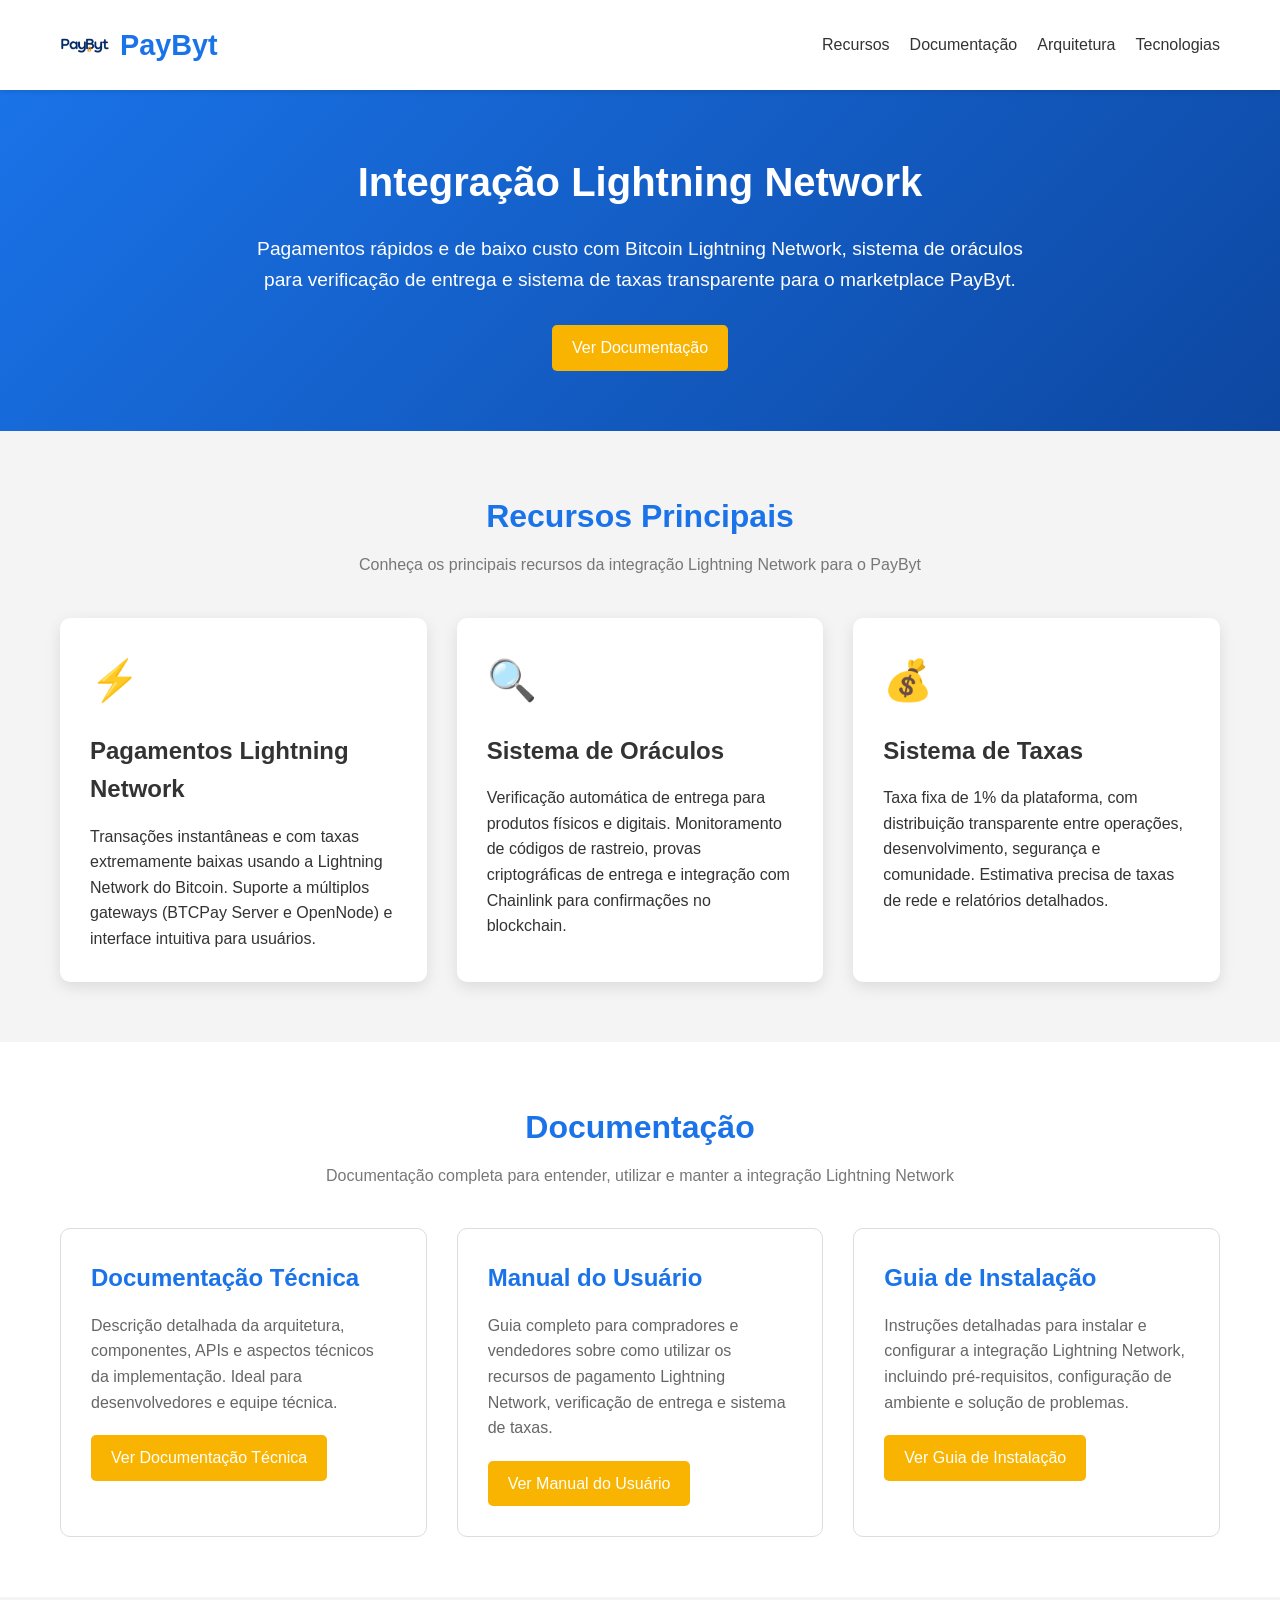
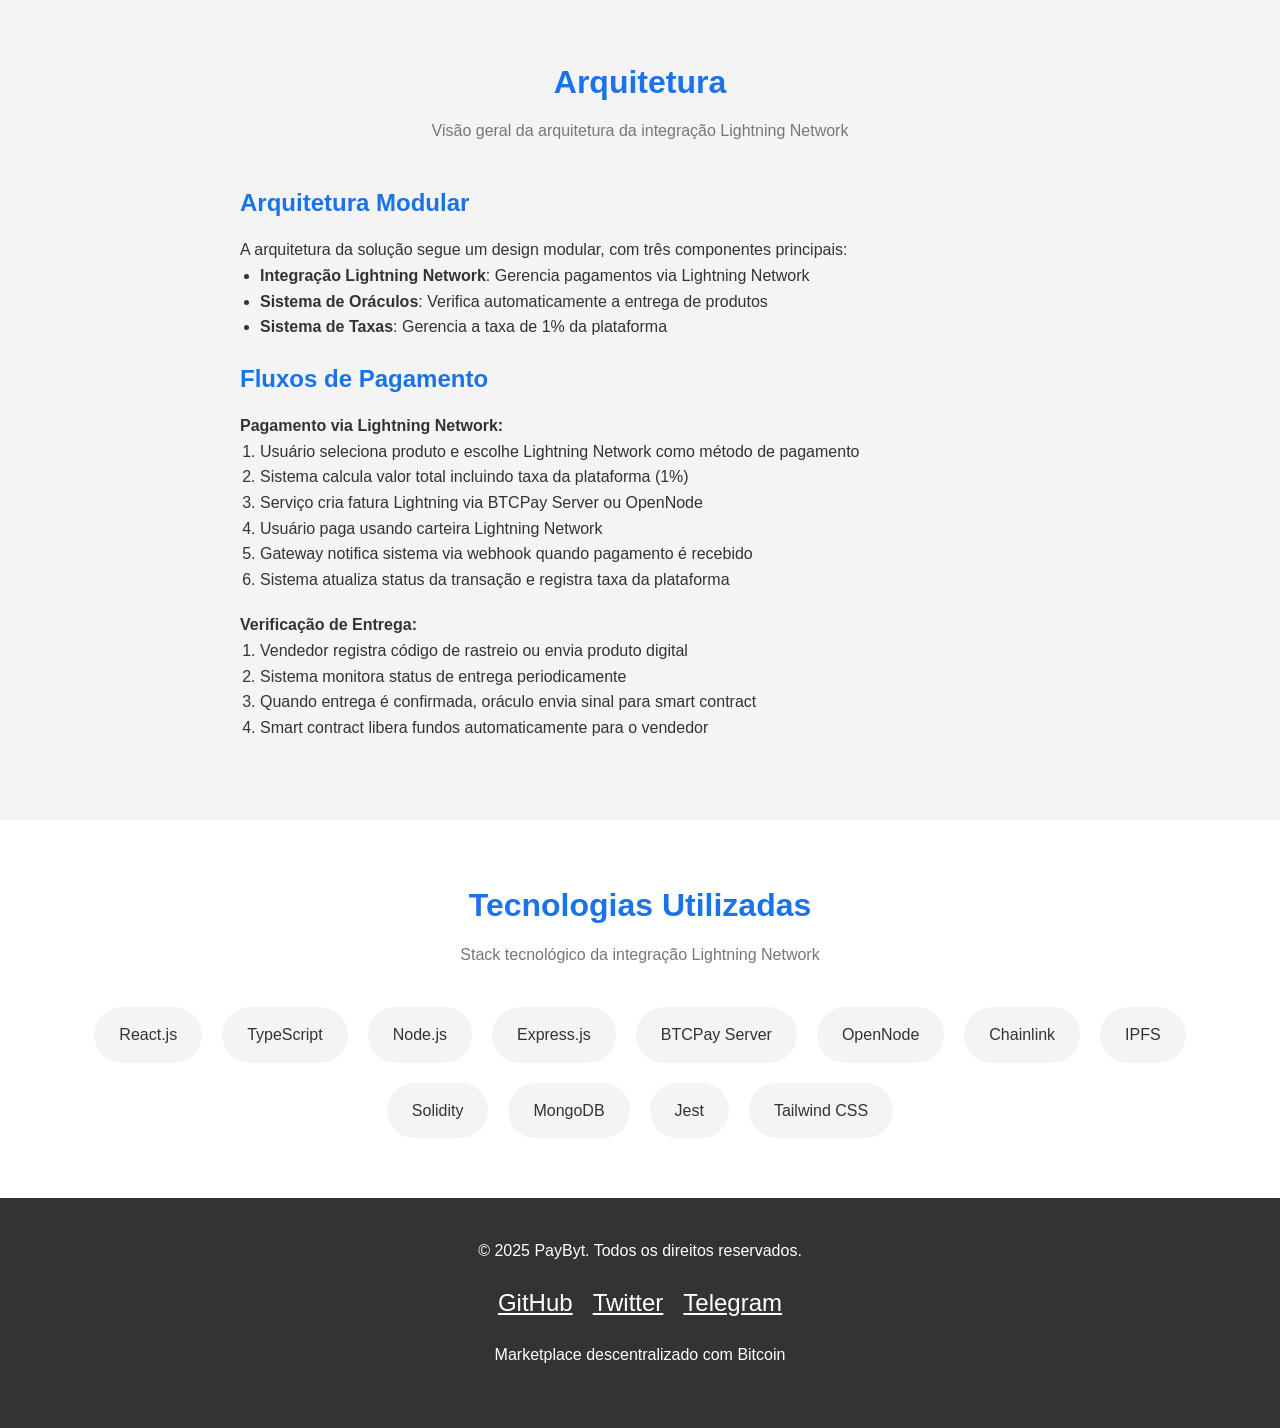
<file: p2p/index.html>
<!DOCTYPE html>
<html lang="pt-BR">
<head>
    <meta charset="UTF-8">
    <meta name="viewport" content="width=device-width, initial-scale=1.0">
    <title>PayByt - Integração Lightning Network</title>
    <style>
        :root {
            --primary-color: #1a73e8;
            --secondary-color: #f8b400;
            --dark-color: #333;
            --light-color: #f4f4f4;
            --success-color: #28a745;
            --warning-color: #ffc107;
            --danger-color: #dc3545;
        }
        
        * {
            box-sizing: border-box;
            margin: 0;
            padding: 0;
        }
        
        body {
            font-family: 'Segoe UI', Tahoma, Geneva, Verdana, sans-serif;
            line-height: 1.6;
            color: var(--dark-color);
            background-color: var(--light-color);
        }
        
        .container {
            max-width: 1200px;
            margin: 0 auto;
            padding: 0 20px;
        }
        
        header {
            background-color: #fff;
            box-shadow: 0 2px 5px rgba(0, 0, 0, 0.1);
            padding: 20px 0;
            position: sticky;
            top: 0;
            z-index: 100;
        }
        
        .header-content {
            display: flex;
            justify-content: space-between;
            align-items: center;
        }
        
        .logo {
            display: flex;
            align-items: center;
        }
        
        .logo img {
            height: 50px;
            margin-right: 10px;
        }
        
        .logo h1 {
            font-size: 1.8rem;
            color: var(--primary-color);
        }
        
        nav ul {
            display: flex;
            list-style: none;
        }
        
        nav ul li {
            margin-left: 20px;
        }
        
        nav ul li a {
            text-decoration: none;
            color: var(--dark-color);
            font-weight: 500;
            transition: color 0.3s;
        }
        
        nav ul li a:hover {
            color: var(--primary-color);
        }
        
        .hero {
            background: linear-gradient(135deg, var(--primary-color), #0d47a1);
            color: #fff;
            padding: 60px 0;
            text-align: center;
        }
        
        .hero h2 {
            font-size: 2.5rem;
            margin-bottom: 20px;
        }
        
        .hero p {
            font-size: 1.2rem;
            max-width: 800px;
            margin: 0 auto 30px;
        }
        
        .btn {
            display: inline-block;
            background: var(--secondary-color);
            color: #fff;
            padding: 10px 20px;
            border: none;
            border-radius: 5px;
            cursor: pointer;
            text-decoration: none;
            font-size: 1rem;
            font-weight: 500;
            transition: opacity 0.3s;
        }
        
        .btn:hover {
            opacity: 0.9;
        }
        
        .features {
            padding: 60px 0;
        }
        
        .section-title {
            text-align: center;
            margin-bottom: 40px;
        }
        
        .section-title h2 {
            font-size: 2rem;
            color: var(--primary-color);
            margin-bottom: 10px;
        }
        
        .section-title p {
            color: #777;
        }
        
        .feature-grid {
            display: grid;
            grid-template-columns: repeat(auto-fit, minmax(300px, 1fr));
            gap: 30px;
        }
        
        .feature-card {
            background: #fff;
            border-radius: 10px;
            box-shadow: 0 5px 15px rgba(0, 0, 0, 0.1);
            padding: 30px;
            transition: transform 0.3s;
        }
        
        .feature-card:hover {
            transform: translateY(-5px);
        }
        
        .feature-icon {
            font-size: 2.5rem;
            color: var(--primary-color);
            margin-bottom: 20px;
        }
        
        .feature-card h3 {
            font-size: 1.5rem;
            margin-bottom: 15px;
            color: var(--dark-color);
        }
        
        .documentation {
            padding: 60px 0;
            background-color: #fff;
        }
        
        .doc-grid {
            display: grid;
            grid-template-columns: repeat(auto-fit, minmax(300px, 1fr));
            gap: 30px;
        }
        
        .doc-card {
            border: 1px solid #ddd;
            border-radius: 10px;
            padding: 30px;
            transition: box-shadow 0.3s;
        }
        
        .doc-card:hover {
            box-shadow: 0 5px 15px rgba(0, 0, 0, 0.1);
        }
        
        .doc-card h3 {
            font-size: 1.5rem;
            margin-bottom: 15px;
            color: var(--primary-color);
        }
        
        .doc-card p {
            margin-bottom: 20px;
            color: #666;
        }
        
        .architecture {
            padding: 60px 0;
        }
        
        .arch-image {
            max-width: 100%;
            height: auto;
            display: block;
            margin: 0 auto 30px;
            border-radius: 10px;
            box-shadow: 0 5px 15px rgba(0, 0, 0, 0.1);
        }
        
        .arch-description {
            max-width: 800px;
            margin: 0 auto;
        }
        
        .arch-description h3 {
            font-size: 1.5rem;
            margin-bottom: 15px;
            color: var(--primary-color);
        }
        
        .tech-stack {
            padding: 60px 0;
            background-color: #fff;
        }
        
        .tech-list {
            display: flex;
            flex-wrap: wrap;
            justify-content: center;
            gap: 20px;
            margin-top: 30px;
        }
        
        .tech-item {
            background-color: var(--light-color);
            padding: 15px 25px;
            border-radius: 30px;
            font-weight: 500;
            color: var(--dark-color);
        }
        
        footer {
            background-color: var(--dark-color);
            color: #fff;
            padding: 40px 0;
            text-align: center;
        }
        
        .footer-content {
            max-width: 800px;
            margin: 0 auto;
        }
        
        .footer-content p {
            margin-bottom: 20px;
        }
        
        .social-links {
            display: flex;
            justify-content: center;
            gap: 20px;
            margin-bottom: 20px;
        }
        
        .social-links a {
            color: #fff;
            font-size: 1.5rem;
            transition: color 0.3s;
        }
        
        .social-links a:hover {
            color: var(--secondary-color);
        }
        
        @media (max-width: 768px) {
            .header-content {
                flex-direction: column;
            }
            
            nav ul {
                margin-top: 20px;
            }
            
            .hero h2 {
                font-size: 2rem;
            }
            
            .feature-grid, .doc-grid {
                grid-template-columns: 1fr;
            }
        }
    </style>
</head>
<body>
    <header>
        <div class="container header-content">
            <div class="logo">
                <img src="logo.png" alt="PayByt Logo">
                <h1>PayByt</h1>
            </div>
            <nav>
                <ul>
                    <li><a href="#features">Recursos</a></li>
                    <li><a href="#documentation">Documentação</a></li>
                    <li><a href="#architecture">Arquitetura</a></li>
                    <li><a href="#tech-stack">Tecnologias</a></li>
                </ul>
            </nav>
        </div>
    </header>
    
    <section class="hero">
        <div class="container">
            <h2>Integração Lightning Network</h2>
            <p>Pagamentos rápidos e de baixo custo com Bitcoin Lightning Network, sistema de oráculos para verificação de entrega e sistema de taxas transparente para o marketplace PayByt.</p>
            <a href="#documentation" class="btn">Ver Documentação</a>
        </div>
    </section>
    
    <section id="features" class="features">
        <div class="container">
            <div class="section-title">
                <h2>Recursos Principais</h2>
                <p>Conheça os principais recursos da integração Lightning Network para o PayByt</p>
            </div>
            <div class="feature-grid">
                <div class="feature-card">
                    <div class="feature-icon">⚡</div>
                    <h3>Pagamentos Lightning Network</h3>
                    <p>Transações instantâneas e com taxas extremamente baixas usando a Lightning Network do Bitcoin. Suporte a múltiplos gateways (BTCPay Server e OpenNode) e interface intuitiva para usuários.</p>
                </div>
                <div class="feature-card">
                    <div class="feature-icon">🔍</div>
                    <h3>Sistema de Oráculos</h3>
                    <p>Verificação automática de entrega para produtos físicos e digitais. Monitoramento de códigos de rastreio, provas criptográficas de entrega e integração com Chainlink para confirmações no blockchain.</p>
                </div>
                <div class="feature-card">
                    <div class="feature-icon">💰</div>
                    <h3>Sistema de Taxas</h3>
                    <p>Taxa fixa de 1% da plataforma, com distribuição transparente entre operações, desenvolvimento, segurança e comunidade. Estimativa precisa de taxas de rede e relatórios detalhados.</p>
                </div>
            </div>
        </div>
    </section>
    
    <section id="documentation" class="documentation">
        <div class="container">
            <div class="section-title">
                <h2>Documentação</h2>
                <p>Documentação completa para entender, utilizar e manter a integração Lightning Network</p>
            </div>
            <div class="doc-grid">
                <div class="doc-card">
                    <h3>Documentação Técnica</h3>
                    <p>Descrição detalhada da arquitetura, componentes, APIs e aspectos técnicos da implementação. Ideal para desenvolvedores e equipe técnica.</p>
                    <a href="documentacao_tecnica.html" class="btn">Ver Documentação Técnica</a>
                </div>
                <div class="doc-card">
                    <h3>Manual do Usuário</h3>
                    <p>Guia completo para compradores e vendedores sobre como utilizar os recursos de pagamento Lightning Network, verificação de entrega e sistema de taxas.</p>
                    <a href="manual_usuario.html" class="btn">Ver Manual do Usuário</a>
                </div>
                <div class="doc-card">
                    <h3>Guia de Instalação</h3>
                    <p>Instruções detalhadas para instalar e configurar a integração Lightning Network, incluindo pré-requisitos, configuração de ambiente e solução de problemas.</p>
                    <a href="guia_instalacao.html" class="btn">Ver Guia de Instalação</a>
                </div>
            </div>
        </div>
    </section>
    
    <section id="architecture" class="architecture">
        <div class="container">
            <div class="section-title">
                <h2>Arquitetura</h2>
                <p>Visão geral da arquitetura da integração Lightning Network</p>
            </div>
            <div class="arch-description">
                <h3>Arquitetura Modular</h3>
                <p>A arquitetura da solução segue um design modular, com três componentes principais:</p>
                <ul style="margin-left: 20px; margin-bottom: 20px;">
                    <li><strong>Integração Lightning Network</strong>: Gerencia pagamentos via Lightning Network</li>
                    <li><strong>Sistema de Oráculos</strong>: Verifica automaticamente a entrega de produtos</li>
                    <li><strong>Sistema de Taxas</strong>: Gerencia a taxa de 1% da plataforma</li>
                </ul>
                
                <h3>Fluxos de Pagamento</h3>
                <p><strong>Pagamento via Lightning Network:</strong></p>
                <ol style="margin-left: 20px; margin-bottom: 20px;">
                    <li>Usuário seleciona produto e escolhe Lightning Network como método de pagamento</li>
                    <li>Sistema calcula valor total incluindo taxa da plataforma (1%)</li>
                    <li>Serviço cria fatura Lightning via BTCPay Server ou OpenNode</li>
                    <li>Usuário paga usando carteira Lightning Network</li>
                    <li>Gateway notifica sistema via webhook quando pagamento é recebido</li>
                    <li>Sistema atualiza status da transação e registra taxa da plataforma</li>
                </ol>
                
                <p><strong>Verificação de Entrega:</strong></p>
                <ol style="margin-left: 20px; margin-bottom: 20px;">
                    <li>Vendedor registra código de rastreio ou envia produto digital</li>
                    <li>Sistema monitora status de entrega periodicamente</li>
                    <li>Quando entrega é confirmada, oráculo envia sinal para smart contract</li>
                    <li>Smart contract libera fundos automaticamente para o vendedor</li>
                </ol>
            </div>
        </div>
    </section>
    
    <section id="tech-stack" class="tech-stack">
        <div class="container">
            <div class="section-title">
                <h2>Tecnologias Utilizadas</h2>
                <p>Stack tecnológico da integração Lightning Network</p>
            </div>
            <div class="tech-list">
                <div class="tech-item">React.js</div>
                <div class="tech-item">TypeScript</div>
                <div class="tech-item">Node.js</div>
                <div class="tech-item">Express.js</div>
                <div class="tech-item">BTCPay Server</div>
                <div class="tech-item">OpenNode</div>
                <div class="tech-item">Chainlink</div>
                <div class="tech-item">IPFS</div>
                <div class="tech-item">Solidity</div>
                <div class="tech-item">MongoDB</div>
                <div class="tech-item">Jest</div>
                <div class="tech-item">Tailwind CSS</div>
            </div>
        </div>
    </section>
    
    <footer>
        <div class="container footer-content">
            <p>© 2025 PayByt. Todos os direitos reservados.</p>
            <div class="social-links">
                <a href="#"><span>GitHub</span></a>
                <a href="#"><span>Twitter</span></a>
                <a href="#"><span>Telegram</span></a>
            </div>
            <p>Marketplace descentralizado com Bitcoin</p>
        </div>
    </footer>
</body>
</html>
</file>
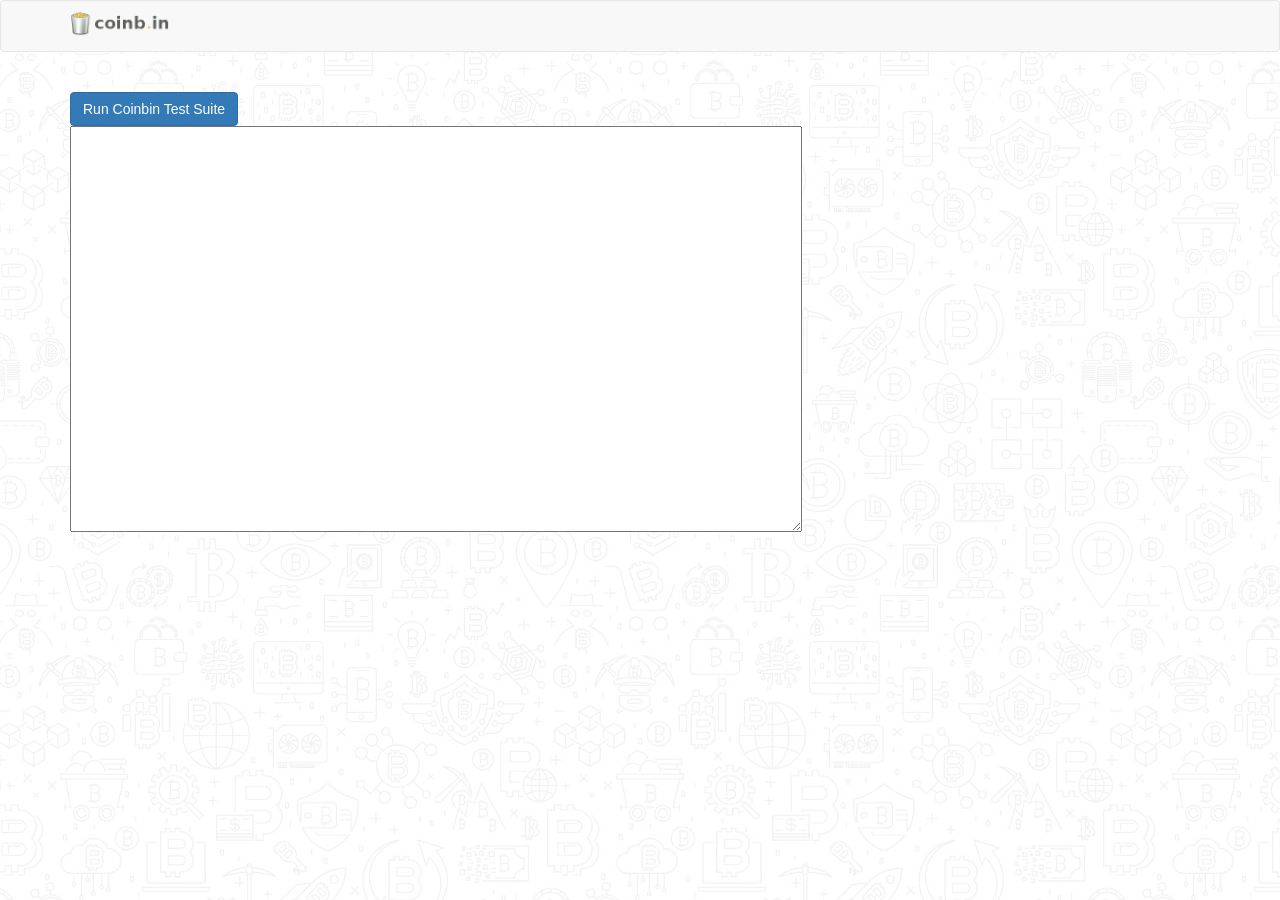
<file: finanzas-test.html>
<html xmlns="http://www.w3.org/1999/xhtml" lang="en" xml:lang="en">
	<!-- =================================================================== -->
	<head>
		<title>TESTING COINBIN</title>
		<link rel="stylesheet" href="css/bootstrap.min.css" media="screen">
		<link rel="stylesheet" href="css/bootstrap-datetimepicker.min.css">
		<link rel="stylesheet" href="css/style.css" media="screen">

		<script type="text/javascript" src="js/jquery-1.9.1.min.js"></script>
		<script type="text/javascript" src="js/moment.min.js"></script>
		<script type="text/javascript" src="js/transition.js"></script>
		<script type="text/javascript" src="js/collapse.js"></script>

		<script type="text/javascript" src="js/bootstrap.min.js"></script>
		<script type="text/javascript" src="js/bootstrap-datetimepicker.min.js"></script>

		<script type="text/javascript" src="js/crypto-min.js"></script>
		<script type="text/javascript" src="js/crypto-sha256.js"></script>
		<script type="text/javascript" src="js/crypto-sha256-hmac.js"></script>
		<script type="text/javascript" src="js/sha512.js"></script>
		<script type="text/javascript" src="js/ripemd160.js"></script>
		<script type="text/javascript" src="js/aes.js"></script>

		<script type="text/javascript" src="js/jsbn.js"></script>
		<script type="text/javascript" src="js/ellipticcurve.js"></script>

		<script type="text/javascript" src="js/coin.js"></script>
	</head>
	<!-- =================================================================== -->

<body>

	<!-- =================================================================== -->

		<div id="fwrap">
			<!-- Fixed navbar -->
			<div id="header" class="navbar navbar-default " role="navigation">
				<div class="container">
					<div class="navbar-header">
						<button type="button" class="navbar-toggle" data-toggle="collapse" data-target=".navbar-collapse">
							<span class="sr-only">Toggle navigation</span>
							<span class="icon-bar"></span>
							<span class="icon-bar"></span>
							<span class="icon-bar"></span>
						</button>
						<a href="#home" class="navbar-brand" id="homeBtn"><img src="images/coinbin.gif" style="height:25px;margin-top:-5px"></a>
					</div>
				</div>
			</div>

			<div id="content" class="container">

				<div class="tab-content">
					<div class="tab-pane tab-content active" id="home">
						<br />
						<button id="test1Btn" class="btn btn-primary" type="submit">Run Coinbin Test Suite</button>
						<br />
					    <textarea rows=20 cols=86 id="testResults"></textarea>
					</div>

				</div> <!-- content -->
			</div> <!-- wrap -->
		</div> <!-- navbar -->
	</div> <!-- container -->
</body>


<script type="text/javascript">

	$(document).ready(function() {
	}); // end of document.ready


    $("#test1Btn").click(function(){
    {
        var testName = "hex private key to compressed address";
        var testInput = "0000000000000000000000000000000000000000000000000000000000000001";
        var testExpected = "1BgGZ9tcN4rm9KBzDn7KprQz87SZ26SAMH";
        coinjs.compressed = true;
        var pubkeyHex = coinjs.newPubkey(testInput);
        var testOutput = coinjs.pubkey2address(pubkeyHex, coinjs.pub);
        addTestOutput(testName, testOutput, testExpected);
    }

    {
        var testName = "hex private key to uncompressed address";
        var testInput = "0000000000000000000000000000000000000000000000000000000000000001";
        var testExpected = "1EHNa6Q4Jz2uvNExL497mE43ikXhwF6kZm";
        coinjs.compressed = false;
        var pubkeyHex = coinjs.newPubkey(testInput);
        var testOutput = coinjs.pubkey2address(pubkeyHex, coinjs.pub);
        addTestOutput(testName, testOutput, testExpected);
    }

    {
        var testName = "WIF uncompressed private key to address";
        var testInput = "5J1LYLWqNxJBTwdGAmzYnpkqqSuFu48fsHv8jgojFMV2Z8exk9L";
        var testExpected ="16SK7HnxBMRxSpLhhdf8RYcqv8MPJiSF6Q";
        coinjs.compressed = false;
        var testOutput = coinjs.wif2address(testInput).address;
        addTestOutput(testName, testOutput, testExpected);
    }

    {
        var testName = "raw private key to uncompressed base58check WIF private key";
        var testInput = "62A87AD3272B41E67108FEA10C57BA6ED609F2F7A2264A83B690CD45707090D1";
        var testExpected = "5JZjfs5wJv1gNkJXCmYpyj6VxciqPkwmK4yHW8zMmPN1PW7Hk7F";
        coinjs.compressed = false;
        var testOutput = coinjs.privkey2wif(testInput);
        addTestOutput(testName, testOutput, testExpected);
    }

    {
        var testName = "raw private key to compressed base58check WIF private key";
        var testInput = "62A87AD3272B41E67108FEA10C57BA6ED609F2F7A2264A83B690CD45707090D1";
        var testExpected = "KzXVLY4ni4yznz8LJwdUmNoGpUfebSxiakXRqcGAeuhihzaVe3Rz";
        coinjs.compressed = true;
        var testOutput = coinjs.privkey2wif(testInput);
        addTestOutput(testName, testOutput, testExpected);
    }

    {
        var testName = "hex ripemd160 hash of public key, to base58check address";
        var testInput = "62E907B15CBF27D5425399EBF6F0FB50EBB88F18";
        var testExpected = "1A1zP1eP5QGefi2DMPTfTL5SLmv7DivfNa";
        var testOutput = coinjs.scripthash2address(testInput);
        addTestOutput(testName, testOutput, testExpected);
    }

    {
        var testName = "base58check address, to hex ripemd160 hash of public key";
        var testInput = "1A1zP1eP5QGefi2DMPTfTL5SLmv7DivfNa";
        var testExpected = "62e907b15cbf27d5425399ebf6f0fb50ebb88f18";
        var bytes = coinjs.base58decode(testInput);
        var front = bytes.slice(1, bytes.length-4);
        var testOutput = Crypto.util.bytesToHex(front);
        addTestOutput(testName, testOutput, testExpected);
    }

    {
        var testName = "convert 'Hash 160' to address";
        var testInput = "119b098e2e980a229e139a9ed01a469e518e6f26";
        var testExpected = "12c6DSiU4Rq3P4ZxziKxzrL5LmMBrzjrJX";
        var testOutput = coinjs.scripthash2address(testInput);
        addTestOutput(testName, testOutput, testExpected);
    }

    {
        var testName = "convert 'SHA256' to address";
        var testInput = "904b8a01c68095a9e825d28082c04b75b1f56277648256985717620e8913b79b";
        var testExpected = "1JNC98D5LZbrGHFR8shDwiqLPGfpg15BUM";
        var r = ripemd160(Crypto.util.hexToBytes(testInput));
        r.unshift(coinjs.pub);
        var hash = Crypto.SHA256(Crypto.SHA256(r, {asBytes: true}), {asBytes: true});
        var checksum = hash.slice(0, 4);
        var testOutput = coinjs.base58encode(r.concat(checksum));
        addTestOutput(testName, testOutput, testExpected);
    }

    {
        var testName = "convert WIF private key to address bech32";
        var testInput = "L3GzRAGwCqfSNFr6g1NQm7edn29DgAKZJ6owUBqYELpP6Kbim5kM";
        var testExpected = "bc1qhmc0vk4xzr37ayv7tlyhns7x4dk04tyvflk8ey";
        var pubkey = coinjs.wif2pubkey(testInput);
        var testOutput = coinjs.bech32Address(pubkey.pubkey).address;
        addTestOutput(testName, testOutput, testExpected);
    }

    {
        var testName = "bech32 address, to hex ripemd160 hash of public key";
        var testInput = "bc1qhmc0vk4xzr37ayv7tlyhns7x4dk04tyvflk8ey";
        var testExpected = "bef0f65aa610e3ee919e5fc979c3c6ab6cfaac8c";
        var testOutput = coinjs.bech32redeemscript(testInput);
        addTestOutput(testName, testOutput, testExpected);
    }

    {
        var testName = "prefix1 - WIF compressed private key to address (bitcoin)";
        var testInput = "Kx4VFK8gXu4qBv73x9b1KFnWYqKekkprYyfX9QhFUMQhrTUooXKc";
        var testExpected = "1NFeCVtA3zuCUAmYheRvfyABnSZCHfrR3j";
        var testOutput = coinjs.wif2address(testInput).address;
        addTestOutput(testName, testOutput, testExpected);
    }

    {
        var testName = "prefix2 - WIF compressed private key to address (bitcoin-testnet)";
        var testInput = "92Wn1EBgiwDNT8SC7WMZfcSk2y3mQkLUPAQtwMNYZQGAzCFUTdu";
        var testExpected = "mxToLbBqPcSNnqPCSnrYjFv172TFPLjVNf";
        var saved = pushNetworkVars("btc-testnet");
        var testOutput = coinjs.wif2address(testInput).address;
        popNetworkVars(saved);
        addTestOutput(testName, testOutput, testExpected);
    }

    {
        var testName = "prefix3 - WIF compressed private key to address (litecoin)";
        var testInput = "6vVAeKejJRV5wgrAqtqi7eQsS4Zf79nkw8xuYntU3JwHCiexYaJ";
        var testExpected = "LMzBLYQG2opHvMBihMQgJBboxunoj5pssC";
        var saved = pushNetworkVars("ltc-mainnet");
        var testOutput = coinjs.wif2address(testInput).address;
        popNetworkVars(saved);
        addTestOutput(testName, testOutput, testExpected);
    }

    {
        var testName = "prefix4 - WIF compressed private key to address (dogecoin)";
        var testInput = "6KayMYAEQfFACQhZUzbBpFhvGzDWSmRtaY9NrPQGig9qVzRCzQf";
        var testExpected = "DHEPGdnS46dHT79tkfm5DyhGAbQj4Xi8Ni";
        var saved = pushNetworkVars("doge-mainnet");
        var testOutput = coinjs.wif2address(testInput).address;
        popNetworkVars(saved);
        addTestOutput(testName, testOutput, testExpected);
    }

    {
        // this test comes from https://bitcoindev.network/guides/bitcoinjs-lib/bitcoin-script-puzzles/
        var testName = "P2SH redeem script to address (bitcoin testnet)";
        var testInput = "935587";
        var testExpected = "2N7WfHK1ftrTdhWej8rnFNR7guhvhfGWwFR";
        var saved = pushNetworkVars("btc-testnet");
        var hash = Crypto.SHA256(Crypto.util.hexToBytes(testInput), {asBytes: true});
        var r = ripemd160(hash);
        r.unshift(coinjs.multisig);
        var hash = Crypto.SHA256(Crypto.SHA256(r, {asBytes: true}), {asBytes: true});
        var checksum = hash.slice(0, 4);
        var testOutput = coinjs.base58encode(r.concat(checksum));
        addTestOutput(testName, testOutput, testExpected);
        popNetworkVars(saved);
    }

    {
        // this test comes from https://bitcoindev.network/guides/bitcoinjs-lib/bitcoin-script-puzzles/
        var testName = "P2WSH redeem script to address (bitcoin testnet)";
        var testInput = "935587";
        var testExpected = "bcrt1qpt7c23c0wep9e8up4ywn070w3tqz3828ngy34aj8slsfxrh08ddq2d2pyu";
        var hash = Crypto.SHA256(Crypto.util.hexToBytes(testInput), {asBytes: true});
        var testOutput = coinjs.bech32_encode(/*coinjs.bech32.hrp*/"bcrt", [coinjs.bech32.version].concat(coinjs.bech32_convert(hash, 8, 5, true))); 
        addTestOutput(testName, testOutput, testExpected);
    }

    {
        // data from https://bitcoin.stackexchange.com/questions/3374/how-to-redeem-a-basic-tx (runeks)
        var testName = "basic transaction building bitcoin";
        var testExpectedUnsigned = "[base64]";
        var testExpectedSigned = "[base64]";
        var privKeyHex = "18E14A7B6A307F426A94F8114701E7C8E774E7F9A47E2C2035DB29A206321725";
        var inputTx = "f2b3eb2deb76566e7324307cd47c35eeb88413f971d88519859b1834307ecfec";
        var inputScript = "76a914010966776006953d5567439e5e39f86a0d273bee88ac";
        var inputN = 1;
        var address0 = "097072524438d003d23a2f23edb65aae1bb3e469";
        var amount = 0.999;
        coinjs.compressed = false;
        var r = coinjs.transaction();
        var wif = coinjs.privkey2wif(privKeyHex);
        var address1 = coinjs.scripthash2address(address0);
        r.addinput(inputTx, inputN, inputScript, 0xffffffff/*sequence*/);
        r.addoutput(address1, amount);
        var testOutputUnsigned = r.serialize();
        debugger;
        r.sign(wif, 1/*sighashtype*/);
        var testOutputSigned = r.serialize();
        addTestOutput(testName+" (unsigned)", testOutputUnsigned, testExpectedUnsigned);
        addTestOutput(testName+" (signed)", testOutputSigned, testExpectedSigned);
    }

    {
        // bitcoin testnet transaction https://tbtc.bitaps.com/04bbae5806d2b8fb17ed9339f42c6f6d731191a974b975d2e1df8e7601e90f6f
        var saved = pushNetworkVars("btc-testnet");
        var testName = "basic transaction building bitcoin-testnet";
        var testExpectedUnsigned = "[base64]";
        var testExpectedSigned = "[base64]";
        var wif = "92Wn1EBgiwDNT8SC7WMZfcSk2y3mQkLUPAQtwMNYZQGAzCFUTdu";
        var inputTx = "de145bdd8913947594c3a6e280a6fd5f66be9b60e2388590ccca08f2f9ab2ec7";
        var inputScript = "76a914b9e16a03bbf40ebb78cbc35e22d72a695f27624088ac";
        var inputN = 0;
        var address1 = "mvVaevwNK2SdNj9kcugh29HbSLPhv7xszY";
        var amount = 0.00998;

        coinjs.compressed = true;
        var r = coinjs.transaction();
        r.addinput(inputTx, inputN, inputScript, 0xffffffff/*sequence*/);
        r.addoutput(address1, amount);
        var warnings = new Array;
        var testOutputUnsigned = r.serialize();
        r.sign(wif, 1/*sighashtype*/, warnings);
        var testOutputSigned = r.serialize();

        popNetworkVars(saved);
        addTestOutput(testName+" (unsigned)", testOutputUnsigned, testExpectedUnsigned);
        addTestOutput(testName+" (signed)", testOutputSigned, testExpectedSigned);
    }


    // create a lot of timelock scripts, compare them to known ones created using bitcoinjs-lib
    // focus on edge cases like described in https://github.com/OutCast3k/coinbin/issues/201
    // ranges 80-ff, 8000-ffff, 800000-ffffff, 80000000-ffffffff.
    {
        var testExpected =  "HODL_depositAddress: 2NAx7Sx9B6epdUGyPeUEAU2tJiPectEym4F HODL_redeemScript: 050000008000b175210279be667ef9dcbbac55a06295ce870b07029bfcdb2dce28d959f2815b16f81798ac\n" +
                            "HODL_depositAddress: 2N5VZkAjtGerFUrc3bKjuK3whVEyaoKQceg HODL_redeemScript: 0400000008b175210279be667ef9dcbbac55a06295ce870b07029bfcdb2dce28d959f2815b16f81798ac\n" +
                            "HODL_depositAddress: 2MyN366sJLwXTMVMsMTHxi1bSJBwZwmNsQ4 HODL_redeemScript: 0400008000b175210279be667ef9dcbbac55a06295ce870b07029bfcdb2dce28d959f2815b16f81798ac\n" +
                            "HODL_depositAddress: 2NFjqkVBLKXjFLGPDpSoBTbhVsccUrqhRLW HODL_redeemScript: 03000008b175210279be667ef9dcbbac55a06295ce870b07029bfcdb2dce28d959f2815b16f81798ac\n" +
                            "HODL_depositAddress: 2N555b2vUzCJ5t8DryLYTw6vggH87SrK14b HODL_redeemScript: 03008000b175210279be667ef9dcbbac55a06295ce870b07029bfcdb2dce28d959f2815b16f81798ac\n" +
                            "HODL_depositAddress: 2N31s67tdRuaVfQipgkozEXd9jAt4saniH5 HODL_redeemScript: 020008b175210279be667ef9dcbbac55a06295ce870b07029bfcdb2dce28d959f2815b16f81798ac\n" +
                            "HODL_depositAddress: 2N9vLAD9f1WqFiJXinC9oCxDhypz36ZzaT7 HODL_redeemScript: 028000b175210279be667ef9dcbbac55a06295ce870b07029bfcdb2dce28d959f2815b16f81798ac\n" +
                            "HODL_depositAddress: 2MxRBGmDkNK44wCw2NMNq12UKxuPmkN8Wrx HODL_redeemScript: 58b175210279be667ef9dcbbac55a06295ce870b07029bfcdb2dce28d959f2815b16f81798ac\n";
        var testOutput = "";
        var saved = pushNetworkVars("btc-testnet");
        var testName = "timelocks";
        var timeLock = 0x80000000;
        while (timeLock > 0) {
            //var timeLock = Math.pow(2,n)-1;
            //var timeLock = 16777215;
            var wif = "cMahea7zqjxrtgAbB7LSGbcQUr1uX1ojuat9jZodMN87JcbXMTcA"; // TESTNET pubKey="0279be667ef9dcbbac55a06295ce870b07029bfcdb2dce28d959f2815b16f81798", addr="mrCDrCybB6J1vRfbwM5hemdJz73FwDBC8r"
            var pubkey = coinjs.wif2pubkey(wif);
            var myHodl = coinjs.simpleHodlAddress(pubkey.pubkey, timeLock);
            testOutput += 'HODL_depositAddress: ' + myHodl.address + ' ';
            testOutput += 'HODL_redeemScript: ' + myHodl.redeemScript + '\n';
            timeLock = (timeLock >>> 4);
        }
        popNetworkVars(saved);
        addTestOutput(testName, testOutput, testExpected);
    }




    });

    function addTestOutput(testName, testOutput, testExpected) {
        var testResult = "Fail ❌";
        if (testOutput == testExpected) { testResult = "Pass ✓"; }
        document.getElementById('testResults').value += testName + " : " + testResult + "\n";
    }


	function popNetworkVars(saved) {
		coinjs.pub = saved.pub;
		coinjs.priv = saved.priv;
		coinjs.multisig = saved.multisig;
	}

	function pushNetworkVars(network) {
		var savedParams = {
			'pub':coinjs.pub,
			'priv':coinjs.priv,
			'multisig':coinjs.multisig
		};
		if (network == "btc-mainnet") {
			coinjs.pub = 0x00;
			coinjs.priv = 0x80;
			coinjs.multisig = 0x05;
		}
		if (network == "btc-testnet") {
			coinjs.pub = 0x6f;
			coinjs.priv = 0xef;
			coinjs.multisig = 0xc4;
		}
		if (network == "ltc-mainnet") {
			coinjs.pub = 0x30;
			coinjs.priv = 0xb0;
			coinjs.multisig = 0x32;
		}
		if (network == "ltc-testnet") {
			coinjs.pub = 0x6f;
			coinjs.priv = 0xef;
			coinjs.multisig = 0x3a4;
		}
		if (network == "doge-mainnet") {
			coinjs.pub = 0x1e;
			coinjs.priv = 0x9e;
			coinjs.multisig = 0x16;
		}
		return savedParams;
	}


</script>

</html>
</file>
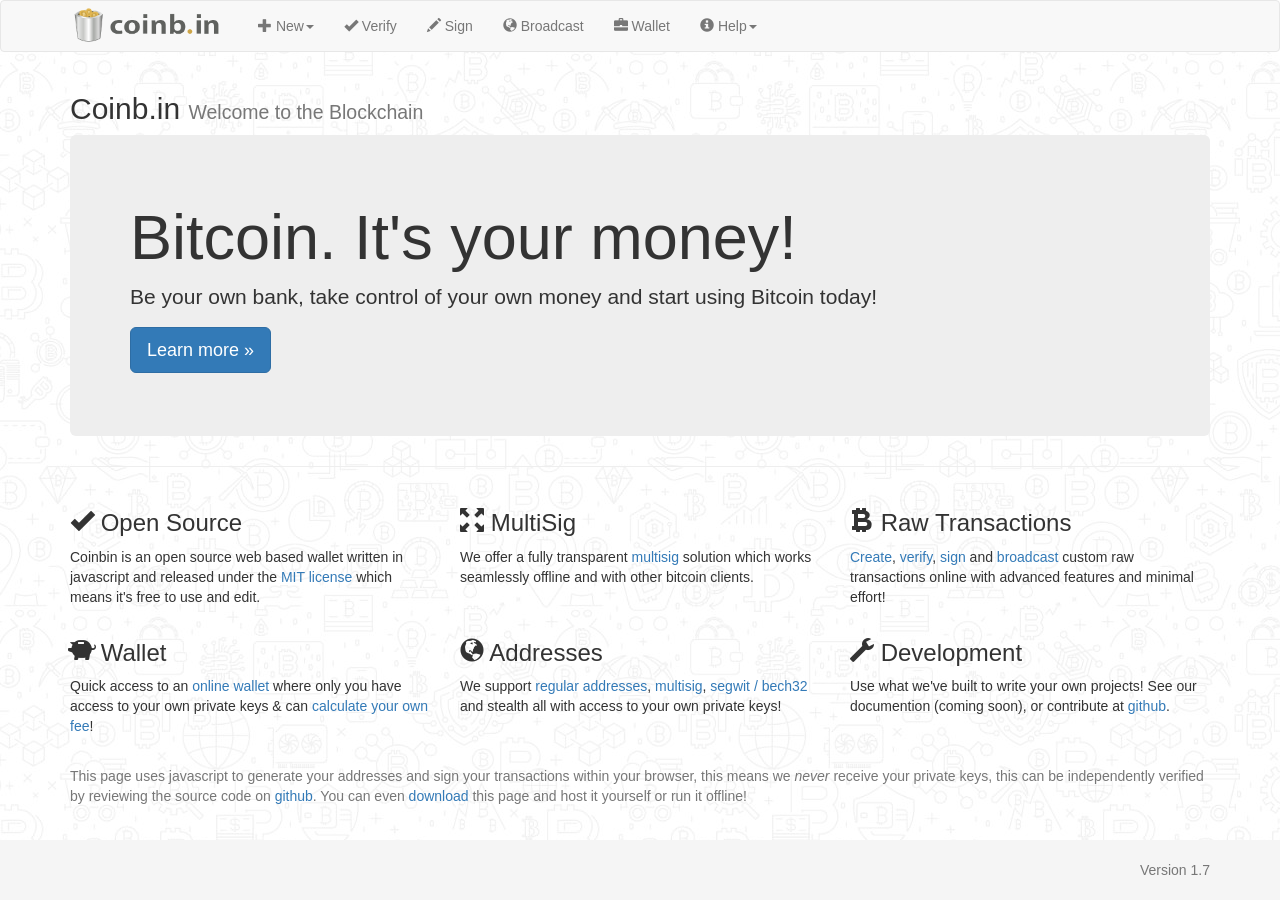
<file: finanzas.html>
<!DOCTYPE html> 
<html lang="en">
	<head>

		<title>Bitcoin Wallet by Coinb.in</title>

		<meta http-equiv="content-type" content="text/html;charset=utf-8" />
		<meta name="keywords" content="bitcoin, wallet, multisig, multisignature, address, browser, segwit, javascript, js, broadcast, transaction, verify, decode" />
		<meta name="description" content="A Bitcoin Wallet written in Javascript. Supports Multisig, SegWit, Custom Transactions, nLockTime and more!" />

		<meta http-equiv="X-UA-Compatible" content="IE=edge">
		<meta name="viewport" content="width=device-width, initial-scale=1.0">

		<link rel="stylesheet" href="css/bootstrap.min.css" media="screen">
		<link rel="stylesheet" href="css/bootstrap-datetimepicker.min.css">
		<link rel="stylesheet" href="css/style.css" media="screen">
		
		<script type="text/javascript" src="js/jquery-1.9.1.min.js"></script>
		<script type="text/javascript" src="js/moment.min.js"></script>
		<script type="text/javascript" src="js/transition.js"></script>
		<script type="text/javascript" src="js/collapse.js"></script>

		<script type="text/javascript" src="js/bootstrap.min.js"></script>
		<script type="text/javascript" src="js/bootstrap-datetimepicker.min.js"></script>

		<script type="text/javascript" src="js/crypto-min.js"></script>
		<script type="text/javascript" src="js/crypto-sha256.js"></script>
		<script type="text/javascript" src="js/crypto-sha256-hmac.js"></script>
		<script type="text/javascript" src="js/sha512.js"></script>
		<script type="text/javascript" src="js/ripemd160.js"></script>
		<script type="text/javascript" src="js/aes.js"></script>

		<script type="text/javascript" src="js/qrcode.js"></script>
		<script type="text/javascript" src="js/qcode-decoder.min.js"></script>
		<script type="text/javascript" src="js/jsbn.js"></script>
		<script type="text/javascript" src="js/ellipticcurve.js"></script>

		<script type="text/javascript" src="js/coin.js"></script>
		<script type="text/javascript" src="js/coinbin.js"></script>
	</head>

	<body>
		<div id="wrap">
			<!-- Fixed navbar -->
			<div id="header" class="navbar navbar-default " role="navigation">
				<div class="container">
					<div class="navbar-header">
						<button type="button" class="navbar-toggle" data-toggle="collapse" data-target=".navbar-collapse">
							<span class="sr-only">Toggle navigation</span>
							<span class="icon-bar"></span>
							<span class="icon-bar"></span>
							<span class="icon-bar"></span>
						</button>
						<a href="#home" class="navbar-brand" id="homeBtn"><img src="images/coinbin.png" style="height:49px;margin-top:-15px"></a>
					</div>
					<div class="collapse navbar-collapse">
						<ul class="nav navbar-nav">
							<li class="dropdown">
								<a href="#" class="dropdown-toggle" data-toggle="dropdown"><span class="glyphicon glyphicon-plus"></span> New<b class="caret"></b></a>
								<ul class="dropdown-menu">
									<li><a href="#newAddress" data-toggle="tab">Address</a></li>
									<li><a href="#newSegWit" data-toggle="tab">SegWit Address</a></li>
									<li><a href="#newMultiSig" data-toggle="tab">MultiSig Address</a></li>
									<li><a href="#newTimeLocked" data-toggle="tab">Time Locked Address</a></li>
									<li><a href="#newHDaddress" data-toggle="tab">HD Address</a></li>
									<li class="divider"></li>
									<li><a href="#newTransaction" data-toggle="tab">Transaction</a></li>
								</ul>
							</li>
							<li><a href="#verify" data-toggle="tab"><span class="glyphicon glyphicon-ok"></span> Verify</a></li>
							<li><a href="#sign" data-toggle="tab"><span class="glyphicon glyphicon-pencil"></span> Sign</a></li>
							<li><a href="#broadcast" data-toggle="tab"><span class="glyphicon glyphicon-globe"></span> Broadcast</a></li>
							<li><a href="#wallet" data-toggle="tab"><span class="glyphicon glyphicon-briefcase"></span> Wallet</a></li>

							<li class="dropdown">
								<a href="#" class="dropdown-toggle" data-toggle="dropdown"><span class="glyphicon glyphicon-info-sign"></span> Help<b class="caret"></b></a>
								<ul class="dropdown-menu">
									<li><a href="#settings" data-toggle="tab">Settings</a></li>
									<li><a href="#fees" data-toggle="tab">Fee Calculator</a></li>
									<li><a href="https://status.coinb.in/" target="_blank">Service Status</a></li>
									<li role="separator" class="divider"></li>
									<li><a href="#about" data-toggle="tab">About</a></li>
								</ul>
							</li>
						</ul>
					</div>
				</div>
			</div>

			<div id="content" class="container">

				<noscript class="alert alert-danger center-block"><span class="glyphicon glyphicon-exclamation-sign"></span> This page uses javascript, please enable it to continue!</noscript>

				<div class="tab-content">
					<div class="tab-pane tab-content active" id="home">
						<div class="row">
							<div class="col-md-12">
								<h2>Coinb.in <small>Welcome to the Blockchain</small></h2>
							</div>
						</div>

						<div class="jumbotron">
							<h1>Bitcoin. It's your money!</h1>
							<p>Be your own bank, take control of your own money and start using Bitcoin today!</p>
							<p><a class="btn btn-primary btn-lg" href="#about" role="button">Learn more &raquo;</a></p>
						</div>

						<hr>

						<div class="row">
							<div class="col-md-4">
								<h3><span class="glyphicon glyphicon-ok"></span> Open Source</h3>
								<p>Coinbin is an open source web based wallet written in javascript and released under the <a href="LICENSE">MIT license</a> which means it's free to use and edit.</p>
							</div>

							<div class="col-md-4">
								<h3><span class="glyphicon glyphicon-fullscreen"></span> MultiSig</h3>
								<p>We offer a fully transparent <a href="#newMultiSig">multisig</a> solution which works seamlessly offline and with other bitcoin clients.</p>
							</div>

							<div class="col-md-4">
								<h3><span class="glyphicon glyphicon-bitcoin"></span> Raw Transactions</h3>
								<p><a href="#newTransaction">Create</a>, <a href="#verify">verify</a>, <a href="#sign">sign</a> and <a href="#broadcast">broadcast</a> custom raw transactions online with advanced features and minimal effort!</p>
							</div>
						</div>

						<div class="row">
							<div class="col-md-4">
								<h3><span class="glyphicon glyphicon-piggy-bank"></span> Wallet</h3>
								<p>Quick access to an <a href="#wallet">online wallet</a> where only you have access to your own private keys &amp; can <a href="#fees">calculate your own fee</a>!</p>
							</div>

							<div class="col-md-4">
								<h3><span class="glyphicon glyphicon-globe"></span> Addresses</h3>
								<p>We support <a href="#newAddress">regular addresses</a>, <a href="#newMultiSig">multisig</a>, <a href="#newSegWit">segwit / bech32</a> and stealth all with access to your own private keys!</p>
							</div>

							<div class="col-md-4">
								<h3><span class="glyphicon glyphicon-wrench"></span>  Development</h3>
								<p>Use what we've built to write your own projects! See our documention (coming soon), or contribute at <a href="https://github.com/OutCast3k/coinbin/">github</a>.</p>
							</div>
						</div>
					</div>

					<div class="tab-pane tab-content" id="wallet">
						<div class="row">
							<div class="col-md-12">
								<h2>Open Wallet <small> browser based bitcoin wallet</small></h2>
								<div id="openLogin">
									<form class="form-signin" role="form" action="javascript:;">

										<p>Use the form below to open a wallet and begin using this service.</p>

										<div class="alert alert-warning">
											<b>Notice</b>: Different email address and password combination will open different wallets, be careful when entering your details as lost accounts can not be recovered! 
										</div>

										<input id="openEmail" type="email" class="form-control" placeholder="Email address" required autofocus>
										<input id="openPass" type="password" class="form-control" placeholder="Password" required>
										<input id="openPassConfirm" type="password" class="form-control" placeholder="Password confirm" required>
										<br>

										<div>
											<a href="javascript:;" class="optionsCollapse"><div class="well well-sm"><span class="glyphicon glyphicon-collapse-down" id="glyphcollapse"></span> Advanced Options</div></a>
											<div class="hidden optionsAdvanced">
												<label>Segregated Witness Address</label>
												<p class="checkbox">
													<label><input type="checkbox" id="walletSegwit" class="checkbox-inline" checked> Use a segwit address instead of a regular address. <span class="text-muted"><i>(recommended)</i></span></label></label> <br>
													<label><input type="radio" id="walletSegwitp2sh" class="walletSegwitType" name="walletSegWitType" value="p2sh" checked> p2sh address</label> <br>
													<label><input type="radio" id="walletSegwitBech32" class="walletSegwitType" name="walletSegWitType" value="bech32"> bech32 address</label>
												</p>

												<label>Enable Replace by Fee (RBF)</label>
												<p class="checkbox">
													<label><input type="checkbox" id="walletRBF" class="checkbox-inline" checked> Enable RBF on all transactions, allowing you to manually raise the transaction fee later if required. <span class="text-muted"><i>(recommended)</i></span></label></label>
												</p>
											</div>
										</div>

										<div id="openLoginStatus" class="alert alert-danger hidden"></div>
										<button id="openBtn" class="btn btn-primary" type="submit">Submit</button>
									</form>
								</div>

								<div id="openWallet" class="hidden">
									<div class="row">
										<div class="col-md-12">
											<p><span style="float:right;"><a href="javascript:;" id="walletLogout"><span class="glyphicon glyphicon-log-out"></span> Logout</a></span>Welcome to your wallet, enjoy your stay!</p>
										</div>
										<div class="col-md-12" align="center">
											<div id="walletQrCode"></div> <br>
											<div>
												<span id="walletLoader" class="hidden"><img src="images/loader.gif"></span>
												<span id="walletAddress"></span> 

												<div class="btn-group">
													<button type="button" class="btn btn-default btn-xs dropdown-toggle" data-toggle="dropdown" id="walletToBtn">SegWit <span class="caret"></span></button>
													<ul class="dropdown-menu">
														<li><a href="javascript:;" id="walletToSegWit">SegWit</a></li>
														<li><a href="javascript:;" id="walletToSegWitBech32">SegWit/Bech32</a></li>
														<li><a href="javascript:;" id="walletToLegacy">Legacy</a></li>
													</ul>
												</div>
											</div>
											<br>
											<div style="text-align:center; width:350px;">
												<ul class="nav nav-pills" role="tablist">
													<li role="presentation" class="active"><a href="javascript:;" id="walletBalance">0.00 BTC</a></li>
													<li role="presentation"><a href="javascript:;" id="walletShowSpend">Spend</a></li>
													<li role="presentation"><a href="javascript:;" id="walletHistory" target="_blank">History</a></li>
													<li role="presentation"><a href="javascript:;" id="walletShowBuy">Buy</a></li>
													<li role="presentation"><a href="javascript:;" id="walletShowKeys">Keys</a></li>
												</ul>

												<br>

												<div id="walletBuy" class="row walletOptions hidden">

													<div class="col-md-6">
														<label>Exchanges</label>
														<p><img src="images/hodlhodl16x.png" style="padding:2;"> <b><a href="https://hodlhodl.com/join/XD4F" target="_bank">HodlHodl</a></b><br>Multisig p2p exchange</p>
														<p><img src="images/changelly16x.png" style="padding:2;"> <b><a href="https://changelly.com/buy?from=usd&to=btc&amount=150&ref_id=wdo6tcw9bn9yrd91" target="_blank">Changelly</a></b> <br>Instant crypto exchange</p>
													</div>

													<div class="col-md-6">
														<label>Services</label>
														<p><img src="images/bitrefill16x.png" style="padding:2;"> <b><a href="https://www.bitrefill.com/signup/?code=zwuxxhbo" target="_bank">Bitrefill</a></b><br>Coupons and vouchers</p>
													</div>
		
												</div>

												<div id="walletKeys" class="walletOptions hidden">
													<label>Public Key</label>
													<input class="form-control pubkey" type="text" readonly>

													<div class="walletSegWitRS hidden">
														<label>Redeem Script <i>(SegWit)</i></label>
														<input class="form-control" type="text" readonly>
													</div>

													<label>Private key</label>
													<div class="input-group">
														<input class="form-control privkey" type="password" readonly>

														<span class="input-group-btn">
															<button class="showKey btn btn-default" type="button">Show</button>
														</span>
													</div>

													<label>Private Key (AES256 encrypted key)</label>
													<input class="form-control privkeyaes" type="text" readonly>
												</div>

												<div id="walletSpend" class="walletOptions hidden">
													<div class="row">
														<div class="form-inline output">
															<div class="col-xs-8">
																<label>Address</label>
															</div>

															<div class="col-xs-3">
																<label>Amount</label>
															</div>
														</div>
													</div>

													<div class="row" id="walletSpendTo">
														<div class="form-horizontal output">
															<div class="col-xs-8">
																<input type="text" class="form-control addressTo" data-original-title="" title="">
															</div>
															<div class="col-xs-3">
																<input type="text" class="form-control amount" data-original-title="" title="" placeholder="0.00">

															</div>

															<a href="javascript:;" class="addressAdd"><span class="glyphicon glyphicon-plus"></span></a>
															<br><br>
														</div>
													</div>
													<div class="row">
														<div class="col-xs-6">
															<label><abbr title="the amount to pay in network miner fee">Transaction Fee</abbr>&nbsp;&nbsp;<a href="javascript:;" id="feesestwallet"><span class="glyphicon glyphicon-question-sign"></span></a></label>
															<input type="text" class="form-control" value="0.00001000" id="txFee">
														</div>
														<div class="col-xs-5">
															<label><abbr title="the amount to donate to coinb.in">Donation</abbr></label>
															<input type="text" class="form-control" value="0.001" id="developerDonation">
														</div>
													</div>
													<br>

													<div id="walletSendStatus" class="alert alert-danger hidden"></div>

													<button class="btn btn-primary" type="button" id="walletSendBtn">Send</button>
													<button class="btn btn-default" type="button">Reset</button>
												</div>
											</div>
										</div>
									</div>
								</div>
							</div>
						</div>
					</div>

					<div class="tab-pane tab-content" id="newAddress">
						<h2>New Address <small>create a new address</small></h2>
						<p>Any keys used you will need to manually store safely as they will be needed later to redeem the bitcoins.</p>
						<label>Address (Share)</label>

						<div class="input-group">
							<input id="newBitcoinAddress" type="text" class="form-control address" value="" readonly>
							<span class="input-group-btn">
								<button class="qrcodeBtn btn btn-default" type="button" data-toggle="modal" data-target="#modalQrcode"><span class="glyphicon glyphicon-qrcode"></span></button>
							</span>
						</div>

						<label>Public key (Share)</label>
						<input id="newPubKey" type="text" class="form-control" readonly>
						<label>Private key (WIF key)</label>
						<div class="input-group">
							<input id="newPrivKey" type="password" class="form-control" value="" readonly>
							<span class="input-group-btn">
								<button class="showKey btn btn-default" type="button">Show</button>
							</span>
						</div>

						<div id="aes256wifkey" class="hidden">
							<label>AES-256 Encrypted WIF key</label>
							<input id="newPrivKeyEnc" type="text" class="form-control" value="" readonly>
						</div>

						<h3>Address Options</h3>
						<p>You can use the advanced options below to generate different kind of keys and addresses.</p>
						<div class="checkbox">
							<label><input type="checkbox" id="newCompressed" class="checkbox-inline" checked> Compress <span class="text-muted">(recommended)</span></label>
						</div>
						<div class="checkbox">
							<label><input type="checkbox" id="newBrainwallet" class="checkbox-inline"> Custom Seed or Brain Wallet</label>
							<input type="text" class="form-control hidden" id="brainwallet">
						</div>

						<div class="checkbox">
							<label><input type="checkbox" id="encryptKey" class="checkbox-inline"> Encrypt Private Key with AES-256 Password</label>
							<div id="aes256passform" class="row hidden">
								<div class="col-md-6">
									<input type="password" class="form-control" id="aes256pass" placeholder="Password"></label>
								</div>
								<div class="col-md-6">
									<input type="password" class="form-control" id="aes256pass_confirm" placeholder="Confirm Password">
								</div>
							</div>

							<div id="aes256passStatus" class="row hidden">
								<div class="col-md-12">
									<br>
									<div class="alert alert-danger"> <span class="glyphicon glyphicon-exclamation-sign"></span> Your passwords do not match, please try again!</div>
								</div>
							</div>

						</div>

						<div class="btn-group">
							<input type="button" class="btn btn-primary" value="Generate" id="newKeysBtn">
							<button type="button" class="btn btn-primary dropdown-toggle" data-toggle="dropdown" aria-haspopup="true" aria-expanded="false">
								<span class="caret"></span>
								<span class="sr-only">Toggle Dropdown</span>
							</button>
							<ul class="dropdown-menu">
								<li><a href="#" id="newPaperwalletBtn">Print</a></li>
							</ul>							
						</div>
						<br>
					</div>

					<div class="tab-pane tab-content" id="newSegWit">
						<h2>New SegWit Address <small> Smaller &amp; Faster Transactions</small></h2>

						<p>Any keys used you will need to manually store safely as they will be needed later to redeem the bitcoins.</p>

						<label>SegWit Address (Share)</label>

						<div class="input-group">
							<input id="newSegWitAddress" type="text" class="form-control address" value="" readonly>
							<span class="input-group-btn">
								<button class="qrcodeBtn btn btn-default" type="button" data-toggle="modal" data-target="#modalQrcode"><span class="glyphicon glyphicon-qrcode"></span></button>
							</span>
						</div>

						<label>RedeemScript</label>
						<input id="newSegWitRedeemScript" type="text" class="form-control" readonly>

						<label>Public key</label>
						<input id="newSegWitPubKey" type="text" class="form-control" readonly>

						<label>Private key (WIF key)</label>
						<div class="input-group">
							<input id="newSegWitPrivKey" type="password" class="form-control" value="" readonly>
							<span class="input-group-btn">
								<button class="showKey btn btn-default" type="button">Show</button>
							</span>
						</div>


						<h3>Address Options</h3>
						<p>You can use the advanced options below to generate different kind of keys and addresses.</p>

						<div class="checkbox">
							<label><input type="checkbox" id="newSegWitBech32addr" class="checkbox-inline" checked> Enable <a href="https://en.bitcoin.it/wiki/Bech32" target="_blank">Bech32</a>?</label>
						</div>

						<div class="checkbox">
							<label><input type="checkbox" id="newSegWitBrainwallet" class="checkbox-inline"> Custom Seed or Brain Wallet</label>
							<input type="text" class="form-control hidden" id="brainwalletSegWit">
						</div>

						<div class="btn-group">
							<input type="button" class="btn btn-primary" value="Generate" id="newSegWitKeysBtn">
							<button type="button" class="btn btn-primary dropdown-toggle" data-toggle="dropdown" aria-haspopup="true" aria-expanded="false">
								<span class="caret"></span>
								<span class="sr-only">Toggle Dropdown</span>
							</button>

							<ul class="dropdown-menu">
								<li><a href="#" id="newSegwitPaperwalletBtn">Print</a></li>
							</ul>
						</div>
						<br>
					</div>

					<div class="tab-pane tab-content" id="newMultiSig">
						<h2>New Multisig Address <small>Secure multisig address</small></h2>

						<div class="row">

							<div class="col-md-8">
								<p>Public keys can be <a href="#newAddress">generated in your browser</a> or from your bitcoin client</a>.</p>
								<p>Enter the public keys of all the participants, to create a <a href="https://en.bitcoin.it/wiki/Address#Multi-signature_addresses" target="_blank">multi signature address</a>. Maximum of 15 allowed. Compressed and uncompressed public keys are accepted.</p>
							</div>

							<div class="col-md-3">
								<p class="alert alert-info"><span class="glyphicon glyphicon-info-sign"></span> <a href="javascript:;" data-toggle="modal" data-target="#modalMediator"><abbr>Need a Mediator?</abbr></a></p>
							</div>

							<div class="col-md-1">
							</div>
						</div>

						<div id="multisigPubKeys" class="row">
							<div class="form-horizontal">
								<div class="col-xs-11">
									<input type="text" class="form-control pubkey">
								</div>
								<a href="javascript:;" class="pubkeyAdd"><span class="glyphicon glyphicon-plus"></span></a>
								<br><br>
							</div>
						</div>

						<p>Enter the amount of signatures required to release the coins</p>
						<div class="row">
							<div class="col-xs-3">
								<select id="releaseCoins" class="form-control">
									<option>1</option>
									<option selected>2</option>
									<option>3</option>
									<option>4</option>
									<option>5</option>
									<option>6</option>
									<option>7</option>
									<option>8</option>
									<option>9</option>
									<option>10</option>
									<option>11</option>
									<option>12</option>
									<option>13</option>
									<option>14</option>
									<option>15</option>
								</select>
							</div>
						</div>

						<br>

						<div id="multiSigErrorMsg" class="alert alert-danger" style="display:none;"></div>

						<div class="alert alert-success hidden" id="multiSigData">
							<label>Address</label>
							<p>Payment should be made to this address:</p>
							<div class="row">
								<div class="col-lg-6">
									<div class="input-group">
										<input type="text" class="form-control address" value="" readonly>
										<span class="input-group-btn">
											<button class="qrcodeBtn btn btn-default" type="button" data-toggle="modal" data-target="#modalQrcode"><span class="glyphicon glyphicon-qrcode"></span></button>
										</span>
									</div>
								</div>
							</div>
							<label>Redeem Script</label>
							<p>This script should be <i>saved and should be shared with all the participants before a payment is made</i>, so they may validate the authenticity of the address, it will also be used later to release the bitcoins.</p>
							<textarea class="form-control script" style="height:160px" readonly></textarea>
							<label>Shareable URL</label>
							<input type="text" class="scriptUrl form-control" readonly>
						</div>

						<input type="button" class="btn btn-primary" value="Submit" id="newMultiSigAddress">
						<br>
					</div>

                    <div class="tab-pane tab-content" id="newTimeLocked">
                        <h2>New Time Locked Address <small>Coins can be released only after a certain date</small></h2>

                        <div class="row">

                            <div class="col-md-11">
				<p>Use <i><a href="https://github.com/bitcoin/bips/blob/master/bip-0065.mediawiki" target="_blank">OP_CHECKLOCKTIMEVERIFY</a></i> (OP_HODL) to create a time locked address where the funds are unspendable until a set date and time has passed.</p>
                                <p>Public keys can be <a href="#newAddress">generated in your browser</a> or from your bitcoin client</a>.</p>
                                <p>Enter the public key that will be able to unlock the funds after the a certain date.
                            </div>

                            <div class="col-md-1">
                            </div>
                        </div>

                        <div class="row">
                            <div class="form-horizontal">
                                <div class="col-xs-12">
                                    <input id="timeLockedPubKey" type="text" class="form-control pubkey">
                                </div>
                            </div>
                        </div>

                        <p id="timeLockedRbTypeBox">
                        	Enter the 
                        		<input type="radio" id="timeLockedRbTypeDate" name="timeLockedRbType" value="date" checked="checked"> 
                        		<label for="timeLockedRbTypeDate">date and time</label> 
                        		or                         		
                        		<input type="radio" id="timeLockedRbTypeBlockHeight" name="timeLockedRbType" value="blockheight">
                        		<label for="timeLockedRbTypeBlockHeight">blockheight</label>

                        		required to release the coins: 
                        </p>
                        <div class="row">
                            <div class='col-md-6'>
                                <div class="form-group">
                                    <div class='input-group date' id='timeLockedDateTimePicker'>
                                        <input type='text' class="form-control" placeholder="MM/DD/YYYY hh:mm" />
                                        <span class="input-group-addon">
                                            <span class="glyphicon glyphicon-calendar"></span>
                                        </span>
                                    </div>
                                    <div class='input-group hidden' id='timeLockedBlockHeight'>
                                        <input type='text' id='timeLockedBlockHeightVal' class="form-control" placeholder="Blockheight" />
                                    </div>
                                </div>
                            </div>
                        </div>

                        <br>

                        <div id="timeLockedErrorMsg" class="alert alert-danger" style="display:none;"></div>

                        <div class="alert alert-success hidden" id="timeLockedData">
                            <label>Address</label>
                            <p>Payment should be made to this address:</p>
                            <div class="row">
                                <div class="col-lg-6">
                                    <div class="input-group">
                                        <input type="text" class="form-control address" value="" readonly>
                                        <span class="input-group-btn">
                                            <button class="qrcodeBtn btn btn-default" type="button" data-toggle="modal" data-target="#modalQrcode"><span class="glyphicon glyphicon-qrcode"></span></button>
                                        </span>
                                    </div>
                                </div>
                            </div>
                            <label>Redeem Script</label>
                            <p>This script should be <i>saved and should be shared with all the participants before a payment is made</i>, so they may validate the authenticity of the address, it will also be used later to release the bitcoins.</p>
                            <textarea class="form-control script" style="height:160px" readonly></textarea>
                            <label>Shareable URL</label>
                            <input type="text" class="scriptUrl form-control" readonly>
                        </div>

                        <input type="button" class="btn btn-primary" value="Submit" id="newTimeLockedAddress">
                        <br>
                    </div>

					<div class="tab-pane tab-content" id="newHDaddress">
						<h2>New HD Address <small>making bip32 even easier</small></h2>
						<p>Use the form below to generate a <i>master</i> hierarchical deterministic address.</p>

						<label>xPub Address</label>
						<div class="input-group">
							<input id="newHDxpub" type="text" class="form-control" value="" readonly>
							<span class="input-group-btn">
								<button class="deriveHDbtn btn btn-default" type="button"><span title="Derive from key" class="glyphicon glyphicon-chevron-right"></span></button>
							</span>
						</div>

						<label>xPrv Address</label>
						<div class="input-group">
							<input id="newHDxprv" type="text" class="form-control" value="" readonly>
							<span class="input-group-btn">
								<button class="deriveHDbtn btn btn-default" type="button"><span title="Derive from key" class="glyphicon glyphicon-chevron-right"></span></button>
							</span>
						</div>

						<h3>Address Options</h3>
						<p>You can use the advanced options below to generate different kinds of master addresses.</p>
						
						<div class="checkbox">
							<label><input type="checkbox" id="newHDBrainwallet" class="checkbox-inline"> Custom Seed or Brain Wallet</label>
							<input type="text" class="form-control hidden" id="HDBrainwallet">
						</div>

						<input type="button" class="btn btn-primary" value="Generate" id="newHDKeysBtn">
					</div>

					<div class="tab-pane tab-content" id="newTransaction">
						<h2>Transaction <small>Create a new transaction</small></h2>
						<p>Use this page to create a raw transaction</p>

						<b>Address, WIF key, Redeem Script or Transaction ID</b>:
						<div class="input-group">
							<span class="input-group-btn">
								<button class="btn btn-info qrcodeScanner" type="button" data-toggle="modal" data-target="#modalQrcodeScanner" forward-result="#redeemFrom"><span class="glyphicon glyphicon-camera"></span></button>
							</span>
							<input type="text" id="redeemFrom" class="form-control" value="">
							<span class="input-group-btn">
								<button id="redeemFromBtn" class="btn btn-info" type="button">Load</button>
							</span>
						</div>

						<br>

						<div class="hidden alert alert-danger" id="redeemFromStatus"></div>

						<div class="hidden alert alert-info" id="redeemFromAddress"></div>

						<div>
							<a href="javascript:;" class="optionsCollapse"><div class="well well-sm"><span class="glyphicon glyphicon-collapse-down" id="glyphcollapse"></span> Advanced Options</div></a>

							<div class="hidden optionsAdvanced">

								<label>Clear Inputs</label>
								<p class="checkbox">
									<label><input type="checkbox" id="clearInputsOnLoad" class="checkbox-inline" checked> Clear existing inputs when new inputs are loaded.</label>
								</p>

								<hr>

								<label>Null Data</label> <span class="text-muted text-normal">(80 byte limit, <i>40 bytes recommended</i>)</span>
								<p class="checkbox">
									<label><input type="checkbox" id="opReturn" class="checkbox-inline"> Allow data to be sent within the transaction and stored in the blockchain by using <a href="https://bitcoin.org/en/developer-guide#null-data" target="_blank">OP_RETURN</a>.</label>
									<div class="text-muted">When using this option you may enter a hex string or address into the address field on the output tab.</div>
								</p>

								<hr>

								<label>Lock Time</label>
								<p>The <a href="https://bitcoin.org/en/developer-guide#locktime-and-sequence-number">locktime</a> indicates the earliest time a transaction can be added to the block chain.</p>
								<input type="text" class="form-control" value="0" id="nLockTime">

								<hr>


								<label>Replace By Fee (RBF)</label>
								<p class="checkbox">
									<label><input type="checkbox" id="txRBF" class="checkbox-inline" checked> Make this a <a href="https://en.bitcoin.it/wiki/Transaction_replacement" target="_blank">RBF transaction</a>.</label>
								</p>

								<hr>

								<label>Network</label>
								<p>The <a href="#settings">settings</a> page can be used to select alternative networks of which you can retrieve your unspent outputs and broadcast a signed transaction into.</p>

								<hr>
							</div>
						</div>

						<ul class="nav nav-tabs" id="putTabs">
							<li class="active"><a href="#txoutputs" data-toggle="tab">Outputs <small>(<span id="totalOutput">0.00000000</span>)</small></a></li>
							<li><a href="#txinputs" data-toggle="tab">Inputs <small>(<span id="totalInput">0.00000000</span>)</small></a></li>
						</ul>

						<br>

						<div class="tab-content">

							<div class="tab-pane fade in active" id="txoutputs">

								<span class="pull-right"><a href="javascript:;" id="donateTxBtn" class="btn btn-link"><span class="glyphicon glyphicon-heart"></span> Donate!</a></span>

								<p>Enter the address and amount you wish to make a payment to.</p>
								<div class="row">
									<div class="col-xs-8">
										<label><abbr title="Address to send to">Address</abbr></label>
									</div>
									<div class="col-xs-3">
										<label><abbr title="Amount to send">Amount</abbr></label>
									</div>
									<div class="col-xs-1">
									</div>
								</div>

								<div id="recipients">
									<div class="row recipient">
										<div class="col-xs-8">
											<input type="text" class="form-control address" placeholder="1">
										</div>
										<div class="col-xs-3">
											<input type="text" class="form-control amount" placeholder="0.00">
										</div>
										<div class="col-xs-1">
											<a href="javascript:;" class="addressAddTo"><span class="glyphicon glyphicon-plus"></span></a>
										</div>
									</div>
								</div>
							</div>


							<div class="tab-pane fade" id="txinputs">
								<p>Enter the details of inputs you wish to spend.</p>
								<div class="row">
									<div class="col-xs-5">
										<label><abbr title="Transaction ID">Transaction ID:</abbr></label>
									</div>
									<div class="col-xs-1">
										<label><abbr title="Transaction Input Number">N</abbr></label>
									</div>
									<div class="col-xs-3">
										<label>Script</label>
									</div>
									<div class="col-xs-2">
										<label><abbr title="This field is for accounting purposes only - the entire input will be spent!">Amount</abbr></label>
									</div>
									<div class="col-xs-1">
									</div>
								</div>

								<div id="inputs">
									<div class="row inputs">
										<div class="col-xs-5">
											<input type="text" class="form-control txId" placeholder="">
										</div>
										<div class="col-xs-1">
											<input type="text" class="form-control txIdN" placeholder="0">
										</div>
										<div class="col-xs-3">
											<input type="text" class="form-control txIdScript">
										</div>
										<div class="col-xs-2">
											<input type="text" class="form-control txIdAmount" placeholder="0.00">
										</div>
										<div class="col-xs-1">
											<a href="javascript:;" class="txidAdd"><span class="glyphicon glyphicon-plus"></span></a>
											<a href="javascript:;" class="txidClear"><span class="glyphicon glyphicon-minus"></span></a>
										</div>
									</div>
								</div>

							</div>
						</div>

						<br>

						<div class="row">
							<div class="col-xs-6">
								<label><abbr title="What is not spent will be used as a transaction fee, so remember to add a &quot;change address&quot;">Transaction Fee</abbr>&nbsp;&nbsp;<a href="javascript:;" id="feesestnewtx"><span class="glyphicon glyphicon-question-sign"></span></a></label>
								<input type="text" id="transactionFee" class="form-control" value="0.0000" readonly>
							</div>
						</div>

						<br>

						<div id="transactionCreateStatus" class="alert alert-danger hidden"></div>

						<div id="transactionCreate" class="alert alert-success hidden">
							<label>Transaction</label>
							<button class="qrcodeBtn btn btn-default" type="button" data-toggle="modal" data-target="#modalQrcode" style="float:right;"><span class="glyphicon glyphicon-qrcode"></span></button>

							<p>The transaction below has been generated and encoded. It can be broadcasted once it has been signed.</p>
							<br>
			                                <textarea class="form-control" style="height:150px" readonly></textarea>

							<p class="text-muted">Size: <span class="txSize">0</span> <i>bytes</i></p>
						</div>

						<input type="button" value="Submit" class="btn btn-primary" id="transactionBtn">

						<br>
					</div>


					<div class="tab-pane tab-content" id="fees">
						<h2>Bitcoin Fee Calculator</h2>
						<p>This page will give you a guide on the lowest fee to use to get your transaction included within the next few blocks. It works by predicting the size of a transaction and comparing it to another transaction in a recent block to determine an appropriate fee.</p>	

						<div align="center" class="alert alert-info">
							<h2><span class="glyphicon glyphicon-question-sign"></span> Recommended Fee: <span class="recommendedFee">0.00000000</span> BTC <small> <br> for a transaction of <span class="feeTxSize">0</span> bytes</small></h2>
							<span class="text-muted"><i><span class="feeSatByte">?</span> Sat/Byte</i></span>
						</div>

						<div id="txsliders" class="row">
							<div class="col-md-6 txinputs">

								<div align="center"><b><span class="txtotal total">0</span><br>Inputs</b></div>
								<div id="txinputstype" align="center" class="small text-muted">
									<br>
									<span><span class="txsize">0</span> Bytes</span>
								</div>

								<h4 class="regular"><abbr title="Spending from a compressed legacy address. p2pkh">Regular</abbr> <small>Compressed</small> 
									<span class="badge inputno" title="Number of Regular Inputs">1</span> 
									<small><span class="bytes">148</span> bytes</small>
									<small class="estimate hidden"><em> *estimate</em></small>
								</h4> 

								<div class="input-group">
									<span class="input-group-btn"><button class="btn sliderbtn down" type="button"><span class="glyphicon glyphicon-chevron-left"></span></button></span>
									<input type="range" min="0" max="100" value="1" class="slider txinput txi_regular" rel="regular">
									<span class="input-group-btn"><button class="btn sliderbtn up" type="button"><span class="glyphicon glyphicon-chevron-right"></span></button></span>
								</div>

								<h4 class="segwit"><abbr title="Spending from a segwit address. p2sh">SegWit</abbr> 
									<span class="badge inputno" title="Number of SegWit Inputs">0</span>
									<small><span class="bytes">0</span> bytes</small>
									<small class="estimate hidden"><em> *estimate</em></small>
								</h4> 

								<div class="input-group">
									<span class="input-group-btn"><button class="btn sliderbtn down" type="button"><span class="glyphicon glyphicon-chevron-left"></span></button></span>
									<input type="range" min="0" max="100" value="0" class="slider txinput txi_segwit" rel="segwit">
									<span class="input-group-btn"><button class="btn sliderbtn up" type="button"><span class="glyphicon glyphicon-chevron-right"></span></button></span>
								</div>

								<h4 class="multisig"><abbr title="Spending from a multisig address. p2sh">MultiSig</abbr>  
									<span class="badge inputno" title="Number of MultiSig Inputs">0</span>
									<small><span class="bytes">0</span> bytes</small>
									<small class="estimate hidden"><em> *estimate</em></small>
								</h4> 

								<div class="input-group">
									<span class="input-group-btn"><button class="btn sliderbtn down" type="button"><span class="glyphicon glyphicon-chevron-left"></span></button></span>
									<input type="range" min="0" max="100" value="0" class="slider txinput txi_multisig" rel="multisig">
									<span class="input-group-btn"><button class="btn sliderbtn up" type="button"><span class="glyphicon glyphicon-chevron-right"></span></button></span>
								</div>

								<h4 class="hodl"><abbr title="Spending from a time locked address. p2sh">Hodl</abbr> <small>Time Locked</small> 
									<span class="badge inputno" title="Number of Hodl Inputs">0</span>
									<small><span class="bytes">0</span> bytes</small>
									<small class="estimate hidden"><em> *estimate</em></small>
								</h4>

								<div class="input-group">
									<span class="input-group-btn"><button class="btn sliderbtn down" type="button"><span class="glyphicon glyphicon-chevron-left"></span></button></span>
									<input type="range" min="0" max="100" value="0" class="slider txinput txi_hodl" rel="hodl">
									<span class="input-group-btn"><button class="btn sliderbtn up" type="button"><span class="glyphicon glyphicon-chevron-right"></span></button></span>
								</div>

								<h4 class="unknown"><abbr title="Spending from an unrecognized input. p2sh">Unknown</abbr> 
									<span class="badge inputno" title="Number of Unknown Inputs">0</span>
									<small><span class="bytes">0</span> bytes</small>
									<small class="estimate hidden"><em> *estimate</em></small>
								</h4>

								<div class="input-group">
									<span class="input-group-btn"><button class="btn sliderbtn down" type="button"><span class="glyphicon glyphicon-chevron-left"></span></button></span>
									<input type="range" min="0" max="100" value="0" class="slider txinput txi_unknown" rel="unknown">
									<span class="input-group-btn"><button class="btn sliderbtn up" type="button"><span class="glyphicon glyphicon-chevron-right"></span></button></span>
								</div>

								<br>
							</div>

							<div class="col-md-6 txoutputs">

								<div align="center"><b><span class="txtotal total">0</span><br>Outputs</b></div>
								<div id="txoutputtype" align="center" class="small text-muted">
									<br>
									<span><span class="txsize">0</span> Bytes</span>
								</div>

								<h4 class="p2pkh"><abbr title="A pay 2 public key hash. Starts with 1. Used with legacy addresses">Regular</abbr> <small>p2pkh (1...)</small> 
									<span class="badge outputno" title="Number of p2pkh Outputs">2</span> 
									<small><span class="bytes">68</span> bytes</small>
									<small class="estimate hidden"><em> *estimate</em></small>
								</h4>	 

								<div class="input-group">
									<span class="input-group-btn"><button class="btn sliderbtn down" type="button"><span class="glyphicon glyphicon-chevron-left"></span></button></span>
									<input type="range" min="0" max="100" value="2" class="slider txoutput txo_p2pkh" rel="p2pkh">
									<span class="input-group-btn"><button class="btn sliderbtn up" type="button"><span class="glyphicon glyphicon-chevron-right"></span></button></span>
								</div>

								<h4 class="p2sh"><abbr title="A pay 2 script hash address. Starts with a 3. For example a segwit or multisig address">Regular</abbr> <small>p2sh (3...)</small> 
									<span class="badge outputno" title="Number of p2sh Outputs">0</span> 
									<small><span class="bytes">0</span> bytes</small>
									<small class="estimate hidden"><em> *estimate</em></small>
								</h4> 

								<div class="input-group">
									<span class="input-group-btn"><button class="btn sliderbtn down" type="button"><span class="glyphicon glyphicon-chevron-left"></span></button></span>
									<input type="range" min="0" max="100" value="0" class="slider txoutput txo_p2sh" rel="p2sh">	
									<span class="input-group-btn"><button class="btn sliderbtn up" type="button"><span class="glyphicon glyphicon-chevron-right"></span></button></span>
								</div>

								<br>
							</div>
						</div>

						<br>

						<div class="row">
							<div class="col-md-12">
								<div class="text-muted">Chargable Transaction Size: <span class="feeTxSize">0</span> bytes</div>
							</div>
						</div>

						<hr>

						<div class="row">
							<div class="col-md-12 recommended">

								<h3>Blockchain Data <span class="pull-right"><button type="button" id="feeStatsReload" class="btn btn-default btn-sm"><span class="glyphicon glyphicon-refresh"></span></button></span></h3>

								<p>This is based on us comparing your transaction against a very recent transaction found in a very recent block</p>
								<p><b>Block Height</b>: <span class="blockHeight">?</span></p>
								<p class="hideOverflow"><b>Block #</b>: <span class="blockHash">?</span></p>
								<p><b>Block Time</b>: <span class="blockTime">?</span> <span class="blockDateTime text-muted"></span></p>
								<p class="hideOverflow"><b>Transaction ID</b>: <span class="txId">?</span></p>
								<p><b>Transaction Size</b>: <span class="txSize">0</span> bytes</p>
								<p><b>Transaction Fee</b>: <span class="txFee">0.00000000</span></p>
								<p><b>Satoshi per Byte</b>: <span class="feeSatByte">0</span></p>

								<p>Based on your data and this recently mined transaction we recommend a fee of <b><span class="recommendedFee">0.00000000</span> BTC</b> to get it into the next few blocks</p>
							</div>
						</div>

						<br>

						<div class="row">

							<div class="col-md-12">
								<a href="javascript:;" id="advancedFeesCollapse">
									<div class="well well-sm"><span class="glyphicon glyphicon-collapse-down"></span> Advanced Options &amp; Raw Transaction</div>
								</a>
							</div>
						</div>

						<div class="row hidden" id="advancedFees">
							<div class="col-md-12">
								<p>Enter your unsigned or signed hex encoded transaction below:</p>
								<textarea class="form-control txhex" style="height:160px"></textarea><br>
								<button type="button" class="btn btn-primary" id="feesAnalyseBtn">Analyse Transaction</button>

								<hr>

								<h4>Estimate Input Size <small>in bytes</small></h4>

								<div class="form-inline">
									<div class="form-group">
										<label for="est_txi_regular">Regular</label>
										<input type="number" class="form-control" id="est_txi_regular" value="107">
									</div>
									<div class="form-group">
										<label for="est_txi_segwit">SegWit</label>
										<input type="number" class="form-control" id="est_txi_segwit" value="27">
									</div>
									<div class="form-group">
										<label for="est_txi_multisig">MultiSig</label>
										<input type="number" class="form-control" id="est_txi_multisig" value="351">
									</div>
									<div class="form-group">
										<label for="est_txi_hodl">Hodl</label>
										<input type="number" class="form-control" id="est_txi_hodl" value="78">
									</div>
									<div class="form-group">
										<label for="est_txi_unknown">Unknown</label>
										<input type="number" class="form-control" id="est_txi_unknown" value="512">
									</div>
								</div>

								<h4>Estimate Output Size <small> in bytes</small></h4>
								<div class="form-inline">
									<div class="form-group">
										<label for="est_txo_p2pkh">Regular P2PKH</label>
										<input type="number" class="form-control" id="est_txo_p2pkh" value="25">
									</div>
										<div class="form-group">
										<label for="est_txo_p2sh">Regular P2SH</label>
										<input type="number" class="form-control" id="est_txo_p2sh" value="23">
									</div>
								</div>
							</div>
						</div>
					</div>

					<div class="tab-pane tab-content" id="verify">
						<h2>Verify <small>transactions and other scripts</small></h2>
						<div class="row">
							<div class="col-md-12">
								<p>Enter the raw transaction, redeem script, pubkey, hd address or wif key to convert it into a readable format that can be verified manually.</p>
								<textarea type="text" id="verifyScript" class="form-control" style="height:125px"></textarea>
							</div>
						</div>
						<br>

						<div class="hidden verifyData" id="verifyRsData">

							<h4>Redeem Script</h4>
							<p><span style="float:right"><a href="javascript:;" target="_blank" class="verifyLink" title="Link to this page"><span class="glyphicon glyphicon-link"></span></a></span>The above redeem script has been decoded</p>

							<div class="hidden" id="verifyRsDataMultisig">
								<label>Multi Signature Address</label>
								<div class="row">
    									<div class="col-lg-6">
    										<div class="input-group">
    											<input type="text" class="form-control address multisigAddress" value="" readonly>
    											<span class="input-group-btn">
    												<button class="qrcodeBtn btn btn-default" type="button" data-toggle="modal" data-target="#modalQrcode"><span class="glyphicon glyphicon-qrcode"></span></button>
    											</span>
    										</div>
    									</div>
    								</div>

								<label>Required Signatures</label>
		    						<p class="signaturesRequired">?</p>
    								<label>Signatures Required from</label>
    								<table class="table table-striped table-hover">
    									<tbody>
    									</tbody>
    								</table>
								<br>
							</div>
	
							<div class="hidden verifyData" id="verifyRsDataSegWit">
				                               	<label>Segwit Address</label>
   								<div class="row">
   									<div class="col-lg-6">
    										<div class="input-group">
    											<input type="text" class="form-control address segWitAddress" value="" readonly>
    											<span class="input-group-btn">
    												<button class="qrcodeBtn btn btn-default" type="button" data-toggle="modal" data-target="#modalQrcode"><span class="glyphicon glyphicon-qrcode"></span></button>
    											</span>
    										</div>
									</div>
								</div>
								<br>
							</div>

							<div class="hidden verifyData" id="verifyRsDataHodl">
								<label>Hodl Address</label>
								<div class="row">
									<div class="col-md-12">
										<div class="input-group">
											<input type="text" class="form-control address" value="" readonly>
											<span class="input-group-btn">
												<button class="qrcodeBtn btn btn-default" type="button" data-toggle="modal" data-target="#modalQrcode"><span class="glyphicon glyphicon-qrcode"></span></button>
											</span>
										</div>
									</div>
								</div>

								<label>Required Signature</label>
								<div class="row">
									<div class="col-md-12">
										<div class="input-group">
											<input type="text" class="form-control address pubkey" value="" readonly>
											<span class="input-group-btn">
												<button class="qrcodeBtn btn btn-default" type="button" data-toggle="modal" data-target="#modalQrcode"><span class="glyphicon glyphicon-qrcode"></span></button>
											</span>
										</div>
									</div>
								</div>

								<label>Unlock Time</label>
								<div class="row">
									<div class='col-md-4'>
										<div class="input-group">
											<input type="text" class="form-control date" value="" readonly>
										</div>
									</div>
								</div>
							</div>
						</div>

						<div class="hidden verifyData" id="verifyTransactionData">
							<h4>Transaction Script</h4>
							<p><span style="float:right"><a href="" target="_blank" class="verifyLink" title="Link to this page"><span class="glyphicon glyphicon-link"></span></a></span>The above script has been decoded</p>
							<div><b>Version</b>: <span class="transactionVersion"></span></div>
							<div><b>Transaction Size</b>: <span class="transactionSize"></span></div>
							<div><b>Lock time</b>: <span class="transactionLockTime"></span></div>
							<div class="transactionSegWit"><b>SegWit</b>: True</div>
							<div class="transactionRBF"><b>RBF</b>: This is a <a href="https://en.bitcoin.it/wiki/Transaction_replacement">replace by fee</a> transaction!</div>

							<hr>

							<label>Inputs</label>
							<table class="table table-striped table-hover ins">
								<thead>
									<tr style="font-weight:bold;">
										<td><abbr title="the transaction id">Txid</abbr></td><td><abbr title="index id of the the transaction">N</abbr></td><td><abbr title="transaction script">Script</abbr></td><td><abbr title="is input signed?">Signed?</abbr></td><td><abbr title="is transaction a multisig transaction?">MultiSig?</abbr></td>
									</tr>
								</thead>
								<tbody>
								</tbody>
							</table>

							<label>Outputs</label>
							<table class="table table-striped table-hover outs">
								<thead>
									<tr style="font-weight:bold;">
										<td><abbr title="address the funds are being sent to">Address</abbr></td><td><abbr title="the amount the address is being sent">Amount</abbr></td><td><abbr title="the script of the transaction">Script</abbr></td>
									</tr>
								</thead>
								<tbody>
								</tbody>
							</table>
						</div>


						<div class="hidden verifyData" id="verifyPrivKey">
							<h4>WIF key</h4>
							<p>The above wif key has been decoded</p>
							<p><b>Address</b>: <input type="text" class="form-control address" readonly></p>
							<p><b>Public key</b>: <input type="text" class="form-control pubkey" readonly></p>
							<p><b>Private key</b>: <input type="text" class="form-control privkey" readonly></p>
							<p><b>Is compressed</b>: <span class="iscompressed"></span></p>

						</div>

						<div class="hidden verifyData" id="verifyPubKey">
							<h4>Public key</h4>
							<p><span style="float:right"><a href="" target="_blank" class="verifyLink" title="Link to this page"><span class="glyphicon glyphicon-link"></span></a></span>The above public key has been encoded to its address</p>
							<p><b>Legacy Address</b>: <input type="text" class="form-control address" readonly></p>

							<div class="hidden verifyDataSw">
								<hr>
								<div class="row">
									<div class="col-md-6">
										<p><b>P2SH Segwit Address</b>: <input type="text" class="form-control addressSegWit" readonly></p>
									</div>

									<div class="col-md-6">
										<p><b>P2SH Segwit Redeem Script</b>: <input type="text" class="form-control addressSegWitRedeemScript" readonly></p>
									</div>
								</div>

								<hr>
								<div class="row">
									<div class="col-md-6">
										<p><b>Bech32 Address</b>: <input type="text" class="form-control addressBech32" readonly></p>
									</div>

									<div class="col-md-6">
										<p><b>Bech32 Redeem Script</b>: <input type="text" class="form-control addressBech32RedeemScript" readonly></p>
									</div>
								</div>

								<br>
							</div>
						</div>

						<div class="hidden verifyData" id="verifyHDaddress">
							<h4>HD Address</h4>
							<p><span style="float:right"><a href="" target="_blank" class="verifyLink" title="Link to this page"><span class="glyphicon glyphicon-link"></span></a></span>The key <small><span class="hdKey hidden"></span></small> has been decoded</p>
							<div class="row">
								<div class="col-md-2">
									<b>Type</b><br>
									<span class="key_type"></span>
								</div>

								<div class="col-md-5">
									<b>Chain Code</b><br>
									<input type="text" class="form-control chain_code" value="" readonly>
								</div>


								<div class="col-md-5">
									<b>Key</b><br>
									<input type="text" class="form-control hdwifkey" value="" readonly>
								</div>
							</div>

							<div class="row">
								<div class="col-md-3">
									<b>Version</b><br>
									<input type="text" class="form-control version" value="" readonly>
								</div>

								<div class="col-md-3">
									<b>Parent FingerPrint</b><br>
									<input type="text" class="form-control parent_fingerprint" value="" readonly>
								</div>

								<div class="col-md-3">
									<b>Depth</b><br>
									<input type="text" class="form-control depth" value="" readonly>
								</div>

								<div class="col-md-3">
									<b>Index</b><br>
									<input type="text" class="form-control child_index" value="" readonly>
								</div>
							</div>

							<div class="row">
							</div>

							<hr>

							<h4>Key Derivation</h4>
							<p>The path of key derivation</p>

							<div class="row">
								<div class="col-md-8">
									<b>Path</b><br>
									<select class="form-control" id="hdpathtype"">
										<option value="simple">Simple: m/i</option>
										<option value="custom">Custom</option>
									</select>

									<div id="hdpath" class="hidden" style="margin-top:4px">
										<span class="input-group">
											<input type="text" class="form-control" value="m/0/1">  <br>
											<span class="input-group-addon"> / </span>
										</span>
									</div>
								</div>

								<div class="col-md-2">
									<b><u>I</u>ndex (Start)</b><br>
									<input type="text" class="form-control derivation_index_start" value="0">
								</div>

								<div class="col-md-2">
									<b><u>I</u>ndex (End)</b><br>
									<input type="text" class="form-control derivation_index_end" value="1">
								</div>

							</div>

							<hr>
							<h4>Keys</h4>

							<p>Keys derived from the hd address provided</p>

							<div class="derived_data">
								<table class="table table-striped table-hover">
									<thead>
										<tr><td><b>Index</b></td><td><b>Address</b><td><b>Private Key (WIF)</b></td></td><td><b>Extended xPub</b></td><td><b>Extended xPrv</b></td></tr>
									</thead>
									<tbody>
									</tbody>
								</table>
							</div>

							<br>
						</div>

						<div id="verifyStatus" class="alert alert-danger hidden"><span class="glyphicon glyphicon-exclamation-sign"></span> Unable to decode</div>

						<input type="button" value="Submit" class="btn btn-primary" id="verifyBtn">
						<br>

					</div>

					<div class="tab-pane tab-content" id="sign">
						<h2>Sign Transaction <small>once a transaction has been verified</small></h2>
						<p>Once you have <a href="#verify">verified</a> a transaction you can sign and then <a href="#broadcast">broadcast</a> it into the network.</p>

						<div class="row">
							<div class="col-md-12">
								<label for="signPrivateKey">Private key</label>

								<div class="input-group">
									<input id="signPrivateKey" type="password" class="form-control" value="">
									<span class="input-group-btn">
										<button class="showKey btn btn-default" type="button">Show</button>
									</span>
								</div>
							</div>
						</div>
						<br>

						<div class="row">
							<div class="col-md-12">
								<textarea type="text" id="signTransaction" class="form-control" style="height:125px"></textarea>
							</div>
						</div>
						<br>

						<a href="javascript:;" id="signAdvancedCollapse">
							<div class="well well-sm"><span class="glyphicon glyphicon-collapse-down"></span> Advanced Options</div>
						</a>

						<div id="signAdvanced" class="hidden">
							<div class="row">
								<div class="col-md-12">
									<label for="sighashType">Sig Hash Type</label>

									<select id="sighashType" class="form-control">
										<option value="1" rel="SIGHASH_ALL: Signs all the inputs and outputs, protecting everything against modification.">ALL (default)</option>
										<option value="2" rel="SIGHASH_NONE: Signs all of the inputs but none of the outputs, allowing anyone to change where the satoshis are going unless other signatures using other signature hash flags protect the outputs.">NONE</option>
										<option value="3" rel="SIGHASH_SINGLE: The only output signed is the one corresponding to this input, ensuring nobody can change your part of the transaction but allowing other signers to change their part of the transaction.">SINGLE</option>
										<option value="129" rel="SIGHASH_ALL|SIGHASH_ANYONECANPAY: Signs all of the outputs but only this one input, it allows anyone to add or remove other inputs, so anyone can contribute additional satoshis but they cannot change how many satoshis are sent nor where they go.">ALL|ANYONECANPAY</option>
										<option value="130" rel="SIGHASH_NONE|SIGHASH_ANYONECANPAY: Signs only this one input and allows anyone to add or remove other inputs or outputs, so anyone who gets a copy of this input can spend it however they'd like.">NONE|ANYONECANPAY</option>
										<option value="131" rel="SIGHASH_SINGLE|SIGHASH_ANYONECANPAY: Signs this one input and its corresponding output. Allows anyone to add or remove other inputs.">SINGLE|ANYONECANPAY</option>
									</select>
								</div>
							</div>

							<br>

							<div class="alert alert-info" id="sighashTypeInfo">
								SIGHASH_ALL: The default, signs all the inputs and outputs, protecting everything except the signature scripts against modification.
							</div>
						</div>

						<div class="alert alert-danger hidden" id="signedDataError">
							<span class="glyphicon glyphicon-exclamation-sign"></span> There is a problem with one or more of your inputs, please check and try again
						</div>

						<div class="alert alert-success hidden" id="signedData">
							<label>Signed transaction</label>
							<button class="qrcodeBtn btn btn-default" type="button" data-toggle="modal" data-target="#modalQrcode" style="float:right;"><span class="glyphicon glyphicon-qrcode"></span></button>
							<p>The above transaction has been signed:</p>

                        				<textarea class="form-control script" style="height:160px" readonly></textarea>
                                    
							<p class="text-muted">Size: <span class="txSize">0</span> <i>bytes</i></p>
						</div>

						<input type="button" value="Submit" class="btn btn-primary" id="signBtn">
						<br>
					</div>

					<div class="tab-pane tab-content" id="broadcast">
						<h2>Broadcast Transaction <small>into the bitcoin network</small></h2>
						<a href="#settings" style="float:right;"><span class="glyphicon glyphicon-cog"></span></a>
						<p>Enter your hex encoded bitcoin transaction</p>
						<textarea class="form-control" style="height:125px" id="rawTransaction"></textarea>
						<br>
						<div id="rawTransactionStatus" class="alert hidden">
						</div>
						<input type="button" value="Submit" id="rawSubmitBtn" class="btn btn-primary">
						<br>
					</div>

					<div class="tab-pane tab-content" id="dev">
						<h2>Development <small>Javascript framework, API and more</small></h2>
						<div class="alert alert-info">This section is currently under development and is subject to change.</div>
						
					</div>

					<div class="tab-pane tab-content" id="about">
						<h2>About <small>open source bitcoin wallet</small></h2>
						<p>Version 1.7</p>
						<p>Compatible with bitcoin core</p>
						<p>Github <a href="https://github.com/OutCast3k/coinbin/">https://github.com/OutCast3k/coinbin/</a></p>
						<p style="white-space: nowrap; overflow: hidden; text-overflow: ellipsis;">TOR <a href="http://coinbin3ravkwb24f7rmxx6w3snkjw45jhs5lxbh3yfeg3vpt6janwqd.onion"><i>coinbin</i>3ravkwb24f7rmxx6w3snkjw45jhs5lxbh3yfeg3vpt6janwqd.onion</a> | <i><s><a href="http://4zpinp6gdkjfplhk.onion">4zpinp6gdkjfplhk.onion</a></s></i></p>
						<h3>What is Bitcoin?</h3>
						<p>Bitcoin is a type of digital currency in which encryption techniques are used to regulate the generation of units of currency and verify the transfer of funds, operating independently of a central bank. See <a href="http://www.weusecoins.com/" target="_blank">weusecoins.com</a> for more information.</p>
						<h3>Information</h3>
						<p>Coinb.in is a free and open source project released under the MIT license, originally by <a href="https://bitcointalk.org/index.php?action=profile;u=34834" target="_blank">OutCast3k</a> in 2013. Discussion of the project can be found at <a href="https://bitcointalk.org/index.php?topic=390046" target="_blank">bitcointalk.org</a> during its early testing stages when its primary focus was to develop a proof of concept multisig solution in javascript.</p>
						<p>Coinb.in is run and funded by the generosity of others in terms of <a href="https://github.com/OutCast3k/coinbin/graphs/contributors" target="_blank">development</a> and hosting.</p>
						<p>Coinb.in is kindly hosted by <a href="https://www.bitvps.com/" target="_blank">BitVPS.com</a>.</p>
						<h3>Privacy</h3>
						<p>Coinb.in believes strongly in privacy, not only do we support the use of TOR, the site does not collect and store IP or transaction data via our servers nor do we store your bitcoins private key. We do route traffic via cloudflare using an SSL certificate.</p>
						<h3>Support</h3>
						<p>We recommend that you first check our <a href="https://status.coinb.in/" target="_blank">service status</a> page and then <a href="https://blog.coinb.in/" target="_blank">blog</a> page which has multiple <a href="https://blog.coinb.in/guides" target="_blank">guides</a>. However if the problem persists you can contact us by emailing support{at}coinb.in.</p>
						<h3>Donate</h3>
						<p>Please donate to <a href="bitcoin:33tht1bKDgZVxb39MnZsWa8oxHXHvUYE4G">33tht1bKDgZVxb39MnZsWa8oxHXHvUYE4G</a> if you found this project useful or want to see more features!</p>
					</div>

					<div class="tab-pane tab-content" id="settings">
						<h2>Settings <small> making coinb.in even better!</small></h2>
						<p>These simple settings below make coinb.in one of the most decentralized wallets in the world.</p>

						<div class="row">
							<div class="col-md-12">
								<b>Network</b>: <br>
								<p class="text-muted">Select which network you'd like to use for key pair generation.</p>
								<select class="form-control" id="coinjs_coin">
									<option value="bitcoin_mainnet" rel="0x00;0x80;0x05;0x488b21e;0x488ade4;coinb.in;coinb.in">Bitcoin (mainnet)</option>
									<option value="litecoin_mainnet" rel="0x30;0xb0;0x32;0x019da462;0x019d9cfe;blockcypher_litecoin;blockcypher_litecoin">Litecoin (mainnet)</option>
									<option value="dogecoin_mainnet" rel="0x1e;0x9e;0x16;0x0827421e;0x089944e4;blockcypher_dogecoin;blockcypher_dogecoin">Dogecoin (mainnet)</option>
									<option value="shadowcash_mainnet" rel="0x3f;0xbf;0x7d;0xee80286a;0xee8031e8;false;false">ShadowCash (mainnet)</option>
									<option value="bitcoin_testnet" rel="0x6f;0xef;0xc4;0x043587cf;0x04358394;false;false">Bitcoin (testnet)</option>

									<option value="custom" rel="0x00;0x80;0x05;0x488b21e;0x488ade4;false;false">Custom</option>
								</select>
							</div>
						</div>

						<div id="settingsCustom" class="hidden">

							<hr>

							<div class="row">
								<div class="col-md-4">
									<b>Pub</b>: <br>
									<input type="text" class="form-control coinjssetting" id="coinjs_pub">
								</div>

								<div class="col-md-4">
									<b>Priv</b>: <br>
									<input type="text" class="form-control coinjssetting" id="coinjs_priv">
								</div>

								<div class="col-md-4">
									<b>Script Hash (multisig)</b>: <br>
									<input type="text" class="form-control coinjssetting" id="coinjs_multisig">
								</div>
							</div>


							<div class="row">
								<div class="col-md-6">
									<b>HD Pub</b>: <br>
									<input type="text" class="form-control coinjssetting" id="coinjs_hdpub">
								</div>

								<div class="col-md-6">
									<b>HD Priv</b>: <br>
									<input type="text" class="form-control coinjssetting" id="coinjs_hdprv">
								</div>
							</div>

							<br>

							<div class="alert alert-info"> <span class="glyphicon glyphicon-info-sign"></span> You will not be able to automatically broadcast or retreive your unspent outputs from coinb.in when using this setting and will need to use your desktop client instead, however everything else such as creating key pairs, addresses, transaction generation and signing will continue to function normally.</div>
						</div>

						<hr>

						<div class="row">
							<div class="col-md-12">
								<b>Broadcast</b>: <br>
								<p class="text-muted">Select the network you wish to broadcast the transaction via</p>
								<select class="form-control" id="coinjs_broadcast">
									<option value="coinb.in">coinb.in (Bitcoin mainnet)</option>
									<option value="blockcypher_bitcoinmainnet"> Blockcypher.com (Bitcoin mainnet)</option>
									<option value="blockcypher_litecoin"> Blockcypher.com (Litecoin)</option>
									<option value="blockcypher_dogecoin"> Blockcypher.com (Dogecoin)</option>
									<option value="blockchair_bitcoinmainnet"> Blockchair.com (Bitcoin mainnet)</option>
									<option value="blockchair_litecoin"> Blockchair.com (Litecoin)</option>
									<option value="blockchair_dogecoin"> Blockchair.com (Dogecoin)</option>
									<option value="chain.so_bitcoinmainnet"> Chain.so (Bitcoin mainnet)</option>
									<option value="chain.so_litecoin"> Chain.so (Litecoin)</option>
									<option value="chain.so_dogecoin"> Chain.so (Dogecoin)</option>
								</select>
							</div>
						</div>
							
						<hr>

						<div class="row">
							<div class="col-md-12">
								<b>Unspent outputs</b>: <br>
								<p class="text-muted">Select the network you wish to retreive your unspent outputs from</p>
								<select class="form-control" id="coinjs_utxo">
									<option value="coinb.in">coinb.in (Bitcoin mainnet)</option>
									<option value="blockcypher_bitcoinmainnet"> Blockcypher.com (Bitcoin mainnet)</option>
									<option value="blockcypher_litecoin"> Blockcypher.com (Litecoin)</option>
									<option value="blockcypher_dogecoin"> Blockcypher.com (Dogecoin)</option>
									<option value="blockchair_bitcoinmainnet"> Blockchair.com (Bitcoin mainnet)</option>
									<option value="blockchair_litecoin"> Blockchair.com (Litecoin)</option>
									<option value="blockchair_dogecoin"> Blockchair.com (Dogecoin)</option>
									<option value="chain.so_bitcoinmainnet"> Chain.so (Bitcoin mainnet)</option>
									<option value="chain.so_litecoin"> Chain.so (Litecoin)</option>
									<option value="chain.so_dogecoin"> Chain.so (Dogecoin)</option>
								</select>
							</div>
						</div>

						<br>

						<div id="statusSettings" class="hidden alert">
						</div>

						<input type="submit" class="btn btn-primary" id="settingsBtn">

					</div>

					<br>
					<p class="text-muted">This page uses javascript to generate your addresses and sign your transactions within your browser, this means we <i>never</i> receive your private keys, this can be independently verified by reviewing the source code on <a href="https://github.com/OutCast3k/coinbin/" target="_blank">github</a>. You can even <a href="https://github.com/OutCast3k/coinbin/archive/master.zip">download</a> this page and host it yourself or run it offline!</p>
					<br>

				</div>
			</div>
		</div>

		<div id="footer">
			<div class="container text-right">
	        		<p class="text-muted">Version 1.7</p>
			</div>
		</div>


	<!-- wallet confirm send modal -->
	<div class="modal fade" id="modalWalletConfirm" tabindex="-1" role="dialog" aria-labelledby="myModalLabel" aria-hidden="true">
		<div class="modal-dialog">
			<div class="modal-content">
				<div class="modal-header">
				<button type="button" class="close" data-dismiss="modal" aria-hidden="true">&times;</button>
				<h4 class="modal-title">Please confirm</h4>
				</div>

				<div class="modal-body">
					<p>You are about to send a transaction to the value of <span id="spendAmount">0.00</span> BTC</p>

					<br>
					<div id="walletSendConfirmStatus" class="alert alert-danger hidden"></div>

					<div id="walletSendFailTransaction" class="alert alert-info hidden">
						<b>Raw Transaction:</b>
						<p>Below is a copy of the transaction we tried to submit</p>
						<textarea class="form-control" readonly></textarea>
					</div>
				</div>

				<div class="modal-footer">
					<button type="button" class="btn btn-primary" id="walletConfirmSend">Send</button>
					<button type="button" class="btn btn-default" data-dismiss="modal" id="confirmClose">Close</button>
				</div>
			</div>
		</div>
	</div>
	<!-- wallet confirm send modal -->

	<!-- qrcode modal -->
	<div class="modal fade" id="modalQrcode" tabindex="-1" role="dialog" aria-labelledby="myModalLabel" aria-hidden="true">
		<div class="modal-dialog">
			<div class="modal-content">
				<div class="modal-header">
				<button type="button" class="close" data-dismiss="modal" aria-hidden="true">&times;</button>
				<h4 class="modal-title">qrcode</h4>
				</div>

				<div class="modal-body" align="center">
					<div id="qrcode"></div>
				</div>

				<div class="modal-footer">
					<button type="button" class="btn btn-default" data-dismiss="modal" id="qrCodeClose">Close</button>
				</div>
			</div>
		</div>
	</div>
	<!-- qrcode modal -->

	<!-- qrcode scanner modal -->
	<div class="modal fade" id="modalQrcodeScanner" tabindex="-1" role="dialog" aria-labelledby="myModalLabel" aria-hidden="true">
		<div class="modal-dialog">
			<div class="modal-content">
				<div class="modal-header">
				<button type="button" class="close" data-dismiss="modal" aria-hidden="true">&times;</button>
				<h4 class="modal-title">qrcode scanner</h4>
				</div>

				<div class="modal-body" align="center">
					<select id="videoSource" class="form-control"></select>
					<div id="videoReaderError" class="hidden">Your browser does not offer camera support</div>
					<video id="videoReader" muted autoplay style="width:100%;height:100%"></video>
					<div id="qrcode-scanner-callback-to" class="hidden"></div>
				</div>

				<div class="modal-footer">
					<button type="button" class="btn btn-default" data-dismiss="modal" id="qrScanClose">Close</button>
				</div>
			</div>
		</div>
	</div>
	<!-- qrcode scanner modal -->

	<!-- mediator modal -->
	<div class="modal fade" id="modalMediator" tabindex="-1" role="dialog" aria-labelledby="myModalLabel" aria-hidden="true">
		<div class="modal-dialog">
			<div class="modal-content">
				<div class="modal-header">
					<button type="button" class="close" data-dismiss="modal" aria-hidden="true">&times;</button>
					<h4 class="modal-title">Transaction Mediation</h4>
				</div>

				<div class="modal-body">
					<p>You can add a public key when creating a <i>2-of-3 multi signature address</i> and for a low fee your mediator will help with the recovery of the funds should any disputes arise.</p>

					<p>Should a dispute arise please contact the below address for further information</p>
					<div class="row">
						<div class="col-md-5">
							<label>Mediator:</label>

							<!-- 
								You need to contact us before adding your pubkey 
								and submitting a pull request on github. 

								format is: pubkey;email;fee
							-->

							<select id="mediatorList" class="form-control">
								<option value="02b6231cc602740c29436eafbb6448880f4058cc3d2745c709deee313104678277;support@coinb.in;1">Coinb.in</option>
							</select>
						</div>

						<div class="col-md-5">
							<label>Address:</label> <span class="text-muted">(for disputes)</span>
							<input id="mediatorEmail" type="text" class="form-control address" value="" readonly>	
						</div>

						<div class="col-md-2">
							<label>Fee (%):</label> 
							<input id="mediatorFee" type="text" class="form-control address" value="" readonly>	
						</div>

					</div>
					<br>

					<label>Public Key:</label>
					<input id="mediatorPubkey" type="text" class="form-control address" value="" readonly>
					<br>
				</div>

				<div class="modal-footer">
					<button class="btn btn-primary" type="button" id="mediatorAddKey">Add Public Key</button>
					<button type="button" class="btn btn-default" data-dismiss="modal" id="mediatorClose">Close</button>
				</div>
			</div>
		</div>
	</div>
	<!-- mediator modal -->


	<!-- warning (fee) modal -->
	<div class="modal fade" id="modalWarningFee" tabindex="-1" role="dialog" aria-labelledby="myModalLabel" aria-hidden="true">
		<div class="modal-dialog">
			<div class="modal-content">
				<div class="modal-header">
					<button type="button" class="close" data-dismiss="modal" aria-hidden="true">&times;</button>
					<h4 class="modal-title"><b>Warning High Fee!</b></h4>
				</div>

				<div class="modal-body">
					Please be aware that you have created a transaction with what seems to be a very high fee of <span id="modalWarningFeeAmount"></span> BTC!
				</div>

				<div class="modal-footer">
					<button type="button" class="btn btn-primary" data-dismiss="modal" id="warningFeeClose">OK, I've got it!</button>
				</div>
			</div>
		</div>
	</div>
	<!-- warning (fee) modal -->

	<div class="hidden" id="entropybucket"></div>
	</body>
</html>
</file>
<file: css/style.css>
html, body {
	height: 100%;
}

body {
	background-image: url("../images/background.jpg");
	background-color:#ffffff;
}

.displaynone {
	display:none;
}

#wrap {
	min-height: 100%;
	height: auto;
	/* Negative indent footer by its height */
	margin: 0 auto -60px;
	/* Pad bottom by footer height */
	padding: 0 0 60px;
}

#footer {
	height: 60px;
	background-color: #f5f5f5;
	padding-top: 20px;
}

.alert {
        overflow: hidden;
        -ms-text-overflow: ellipsis;
        -o-text-overflow: ellipsis;
        text-overflow: ellipsis;
        display: block;
}

#fees .txi_regular {
	background: #d3d3d3;
}

#fees .txi_segwit {
	background: #bae1ff;
}

#fees .txi_multisig {
	background: #baffc9;
}

#fees .txi_hodl {
	background: #ffdfba;
}

#fees .txi_unknown {
	background: #ffb3ba;
}

#fees .txo_p2pkh {
	background: #E679C8;
}

#fees .txo_p2sh {
	background: #FAFE92;
}

#fees .txinputs {
}

#fees .txoutputs {
}

.hideOverflow {
	overflow:hidden;
	white-space:nowrap;
	text-overflow:ellipsis;
}

#fees .slider {
	-webkit-appearance: none;
	appearance: none;
	width: 100%;
	height: 30px;
	outline: none; 
	opacity: 0.7;
	-webkit-transition: .2s;
	transition: opacity .2s;
	border: 2px dotted #c3c3c3;
}

#fees .sliderbtn {
	height: 30px;
	width: 30px;
	padding: 0px;
	margin: 0px;
	border: 0px;
}

#fees .slider:hover {
	opacity: 1;
}

#fees .slider::-webkit-slider-thumb {
	-webkit-appearance: none;
	appearance: none;
	width: 32px;
	height: 32px;
	border: 0;
	background: url('https://coinb.in/images/btc32x.png');
	cursor: pointer;
}

#fees .slider::-moz-range-thumb {
	width: 32px;
	height: 32px;
	border: 0;
	background: url('https://coinb.in/images/btc32x.png');
	cursor: pointer;
}

#fees .total {
	font-size: 100px;
}
</file>
